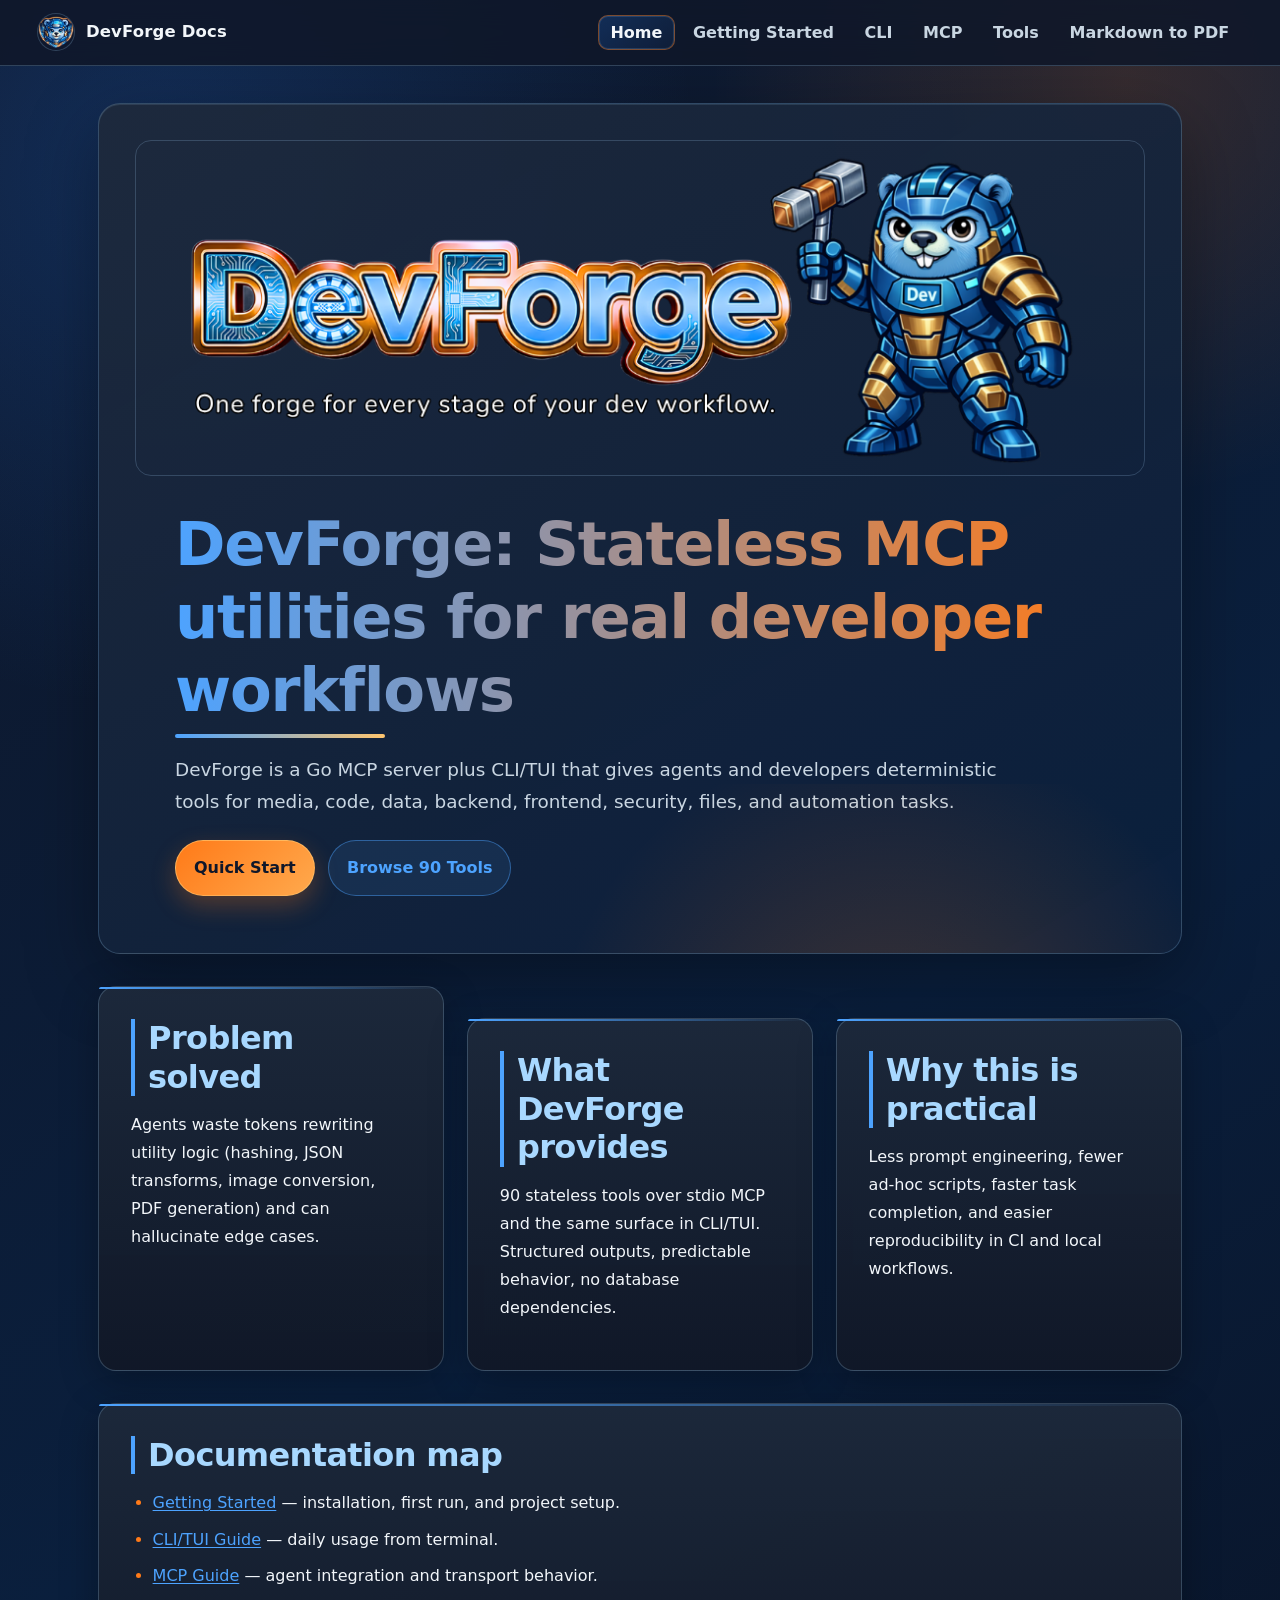
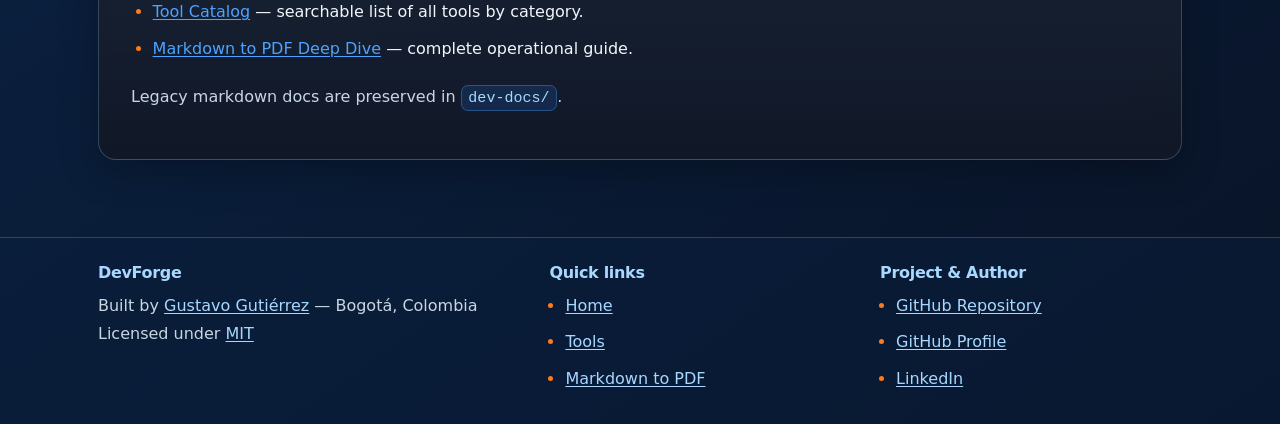
<file: docs/index.html>
<!doctype html>
<html lang="en" class="page-index">
<head>
  <meta charset="utf-8" />
  <meta name="viewport" content="width=device-width, initial-scale=1" />
  <title>DevForge Docs</title>
  <meta name="description" content="DevForge MCP and CLI documentation." />
  <link rel="stylesheet" href="assets/styles.css" />
</head>
<body>
  <header class="site-header">
    <a class="brand" href="index.html"><img src="assets/logo.webp" width="48" height="48" alt="DevForge logo" /><span>DevForge Docs</span></a>
    <nav>
      <a class="active" href="index.html">Home</a>
      <a href="getting-started.html">Getting Started</a>
      <a href="cli.html">CLI</a>
      <a href="mcp.html">MCP</a>
      <a href="tools.html">Tools</a>
      <a href="markdown-to-pdf.html">Markdown to PDF</a>
    </nav>
  </header>
  <main class="container">
    <section class="hero">
      <img src="assets/devforge.png" width="1024" height="340" alt="DevForge banner" loading="eager" />
      <div class="hero-content">
        <h1>DevForge: Stateless MCP utilities for real developer workflows</h1>
        <p>DevForge is a Go MCP server plus CLI/TUI that gives agents and developers deterministic tools for media, code, data, backend, frontend, security, files, and automation tasks.</p>
        <div class="cta-row">
          <a class="btn" href="getting-started.html">Quick Start</a>
          <a class="btn btn-ghost" href="tools.html">Browse 90 Tools</a>
        </div>
      </div>
    </section>

    <section class="grid cards-3">
      <article class="card"><h2>Problem solved</h2><p>Agents waste tokens rewriting utility logic (hashing, JSON transforms, image conversion, PDF generation) and can hallucinate edge cases.</p></article>
      <article class="card"><h2>What DevForge provides</h2><p>90 stateless tools over stdio MCP and the same surface in CLI/TUI. Structured outputs, predictable behavior, no database dependencies.</p></article>
      <article class="card"><h2>Why this is practical</h2><p>Less prompt engineering, fewer ad-hoc scripts, faster task completion, and easier reproducibility in CI and local workflows.</p></article>
    </section>

    <section class="card">
      <h2>Documentation map</h2>
      <ul>
        <li><a href="getting-started.html">Getting Started</a> — installation, first run, and project setup.</li>
        <li><a href="cli.html">CLI/TUI Guide</a> — daily usage from terminal.</li>
        <li><a href="mcp.html">MCP Guide</a> — agent integration and transport behavior.</li>
        <li><a href="tools.html">Tool Catalog</a> — searchable list of all tools by category.</li>
        <li><a href="markdown-to-pdf.html">Markdown to PDF Deep Dive</a> — complete operational guide.</li>
      </ul>
      <p class="muted">Legacy markdown docs are preserved in <code>dev-docs/</code>.</p>
    </section>
  </main>
  <footer class="site-footer">
    <div class="footer-content">
      <section>
        <h3>DevForge</h3>
        <p>Built by <a href="https://github.com/GustavoGutierrez">Gustavo Gutiérrez</a> — Bogotá, Colombia</p>
        <p class="muted">Licensed under <a href="https://github.com/GustavoGutierrez/devforge/blob/main/LICENSE">MIT</a></p>
      </section>
      <section>
        <h3>Quick links</h3>
        <ul>
          <li><a href="index.html">Home</a></li>
          <li><a href="tools.html">Tools</a></li>
          <li><a href="markdown-to-pdf.html">Markdown to PDF</a></li>
        </ul>
      </section>
      <section>
        <h3>Project &amp; Author</h3>
        <ul>
          <li><a href="https://github.com/GustavoGutierrez/devforge">GitHub Repository</a></li>
          <li><a href="https://github.com/GustavoGutierrez">GitHub Profile</a></li>
          <li><a href="https://www.linkedin.com/in/gustavo-gutierrez-mercado">LinkedIn</a></li>
        </ul>
      </section>
    </div>
  </footer>
  <script src="assets/app.js" defer></script>
</body>
</html>
</file>
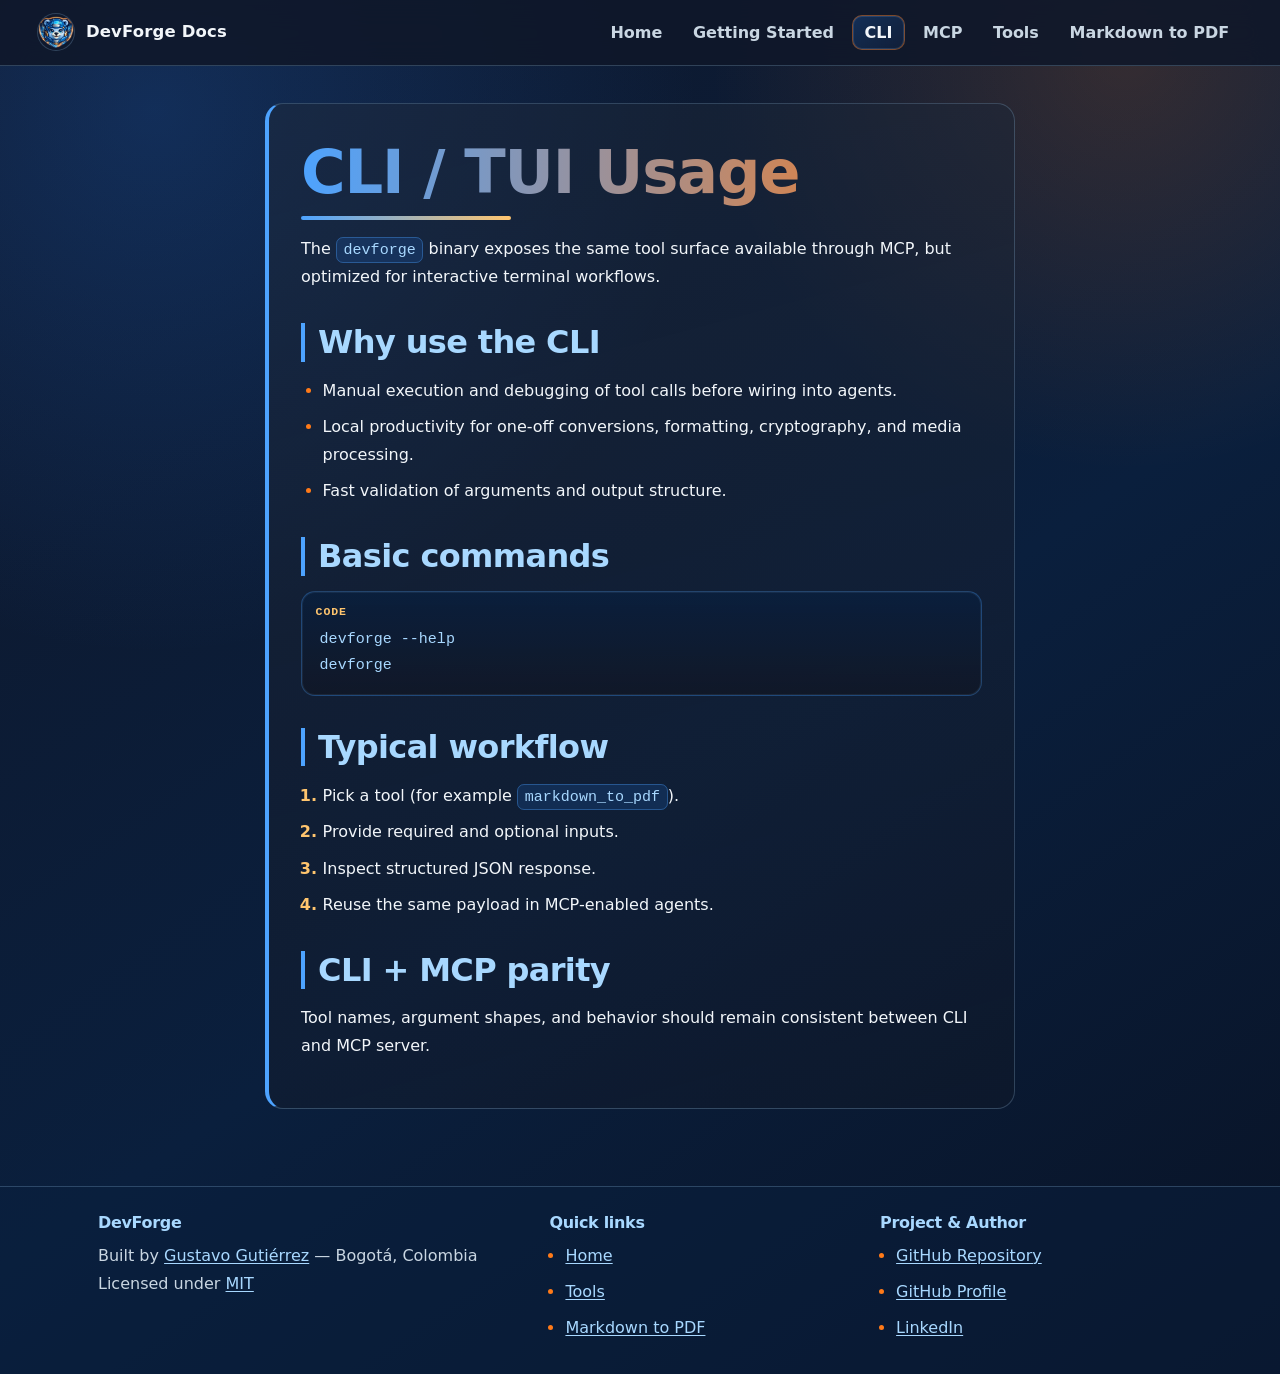
<file: docs/cli.html>
<!doctype html>
<html lang="en" class="page-cli">
<head>
  <meta charset="utf-8" />
  <meta name="viewport" content="width=device-width, initial-scale=1" />
  <title>CLI · DevForge Docs</title>
  <link rel="stylesheet" href="assets/styles.css" />
</head>
<body>
  <header class="site-header">
    <a class="brand" href="index.html"><img src="assets/logo.webp" width="48" height="48" alt="DevForge logo" /><span>DevForge Docs</span></a>
    <nav>
      <a href="index.html">Home</a>
      <a href="getting-started.html">Getting Started</a>
      <a class="active" href="cli.html">CLI</a>
      <a href="mcp.html">MCP</a>
      <a href="tools.html">Tools</a>
      <a href="markdown-to-pdf.html">Markdown to PDF</a>
    </nav>
  </header>
  <main class="container prose">
    <div class="prose-body">
      <h1>CLI / TUI Usage</h1>
      <p>The <code>devforge</code> binary exposes the same tool surface available through MCP, but optimized for interactive terminal workflows.</p>
      <h2>Why use the CLI</h2>
      <ul><li>Manual execution and debugging of tool calls before wiring into agents.</li><li>Local productivity for one-off conversions, formatting, cryptography, and media processing.</li><li>Fast validation of arguments and output structure.</li></ul>
      <h2>Basic commands</h2>
      <pre><code class="language-bash">devforge --help
devforge</code></pre>
      <h2>Typical workflow</h2>
      <ol><li>Pick a tool (for example <code>markdown_to_pdf</code>).</li><li>Provide required and optional inputs.</li><li>Inspect structured JSON response.</li><li>Reuse the same payload in MCP-enabled agents.</li></ol>
      <h2>CLI + MCP parity</h2>
      <p>Tool names, argument shapes, and behavior should remain consistent between CLI and MCP server.</p>
    </div>
  </main>
  <footer class="site-footer">
    <div class="footer-content">
      <section>
        <h3>DevForge</h3>
        <p>Built by <a href="https://github.com/GustavoGutierrez">Gustavo Gutiérrez</a> — Bogotá, Colombia</p>
        <p class="muted">Licensed under <a href="https://github.com/GustavoGutierrez/devforge/blob/main/LICENSE">MIT</a></p>
      </section>
      <section>
        <h3>Quick links</h3>
        <ul>
          <li><a href="index.html">Home</a></li>
          <li><a href="tools.html">Tools</a></li>
          <li><a href="markdown-to-pdf.html">Markdown to PDF</a></li>
        </ul>
      </section>
      <section>
        <h3>Project &amp; Author</h3>
        <ul>
          <li><a href="https://github.com/GustavoGutierrez/devforge">GitHub Repository</a></li>
          <li><a href="https://github.com/GustavoGutierrez">GitHub Profile</a></li>
          <li><a href="https://www.linkedin.com/in/gustavo-gutierrez-mercado">LinkedIn</a></li>
        </ul>
      </section>
    </div>
  </footer>
</body>
</html>
</file>
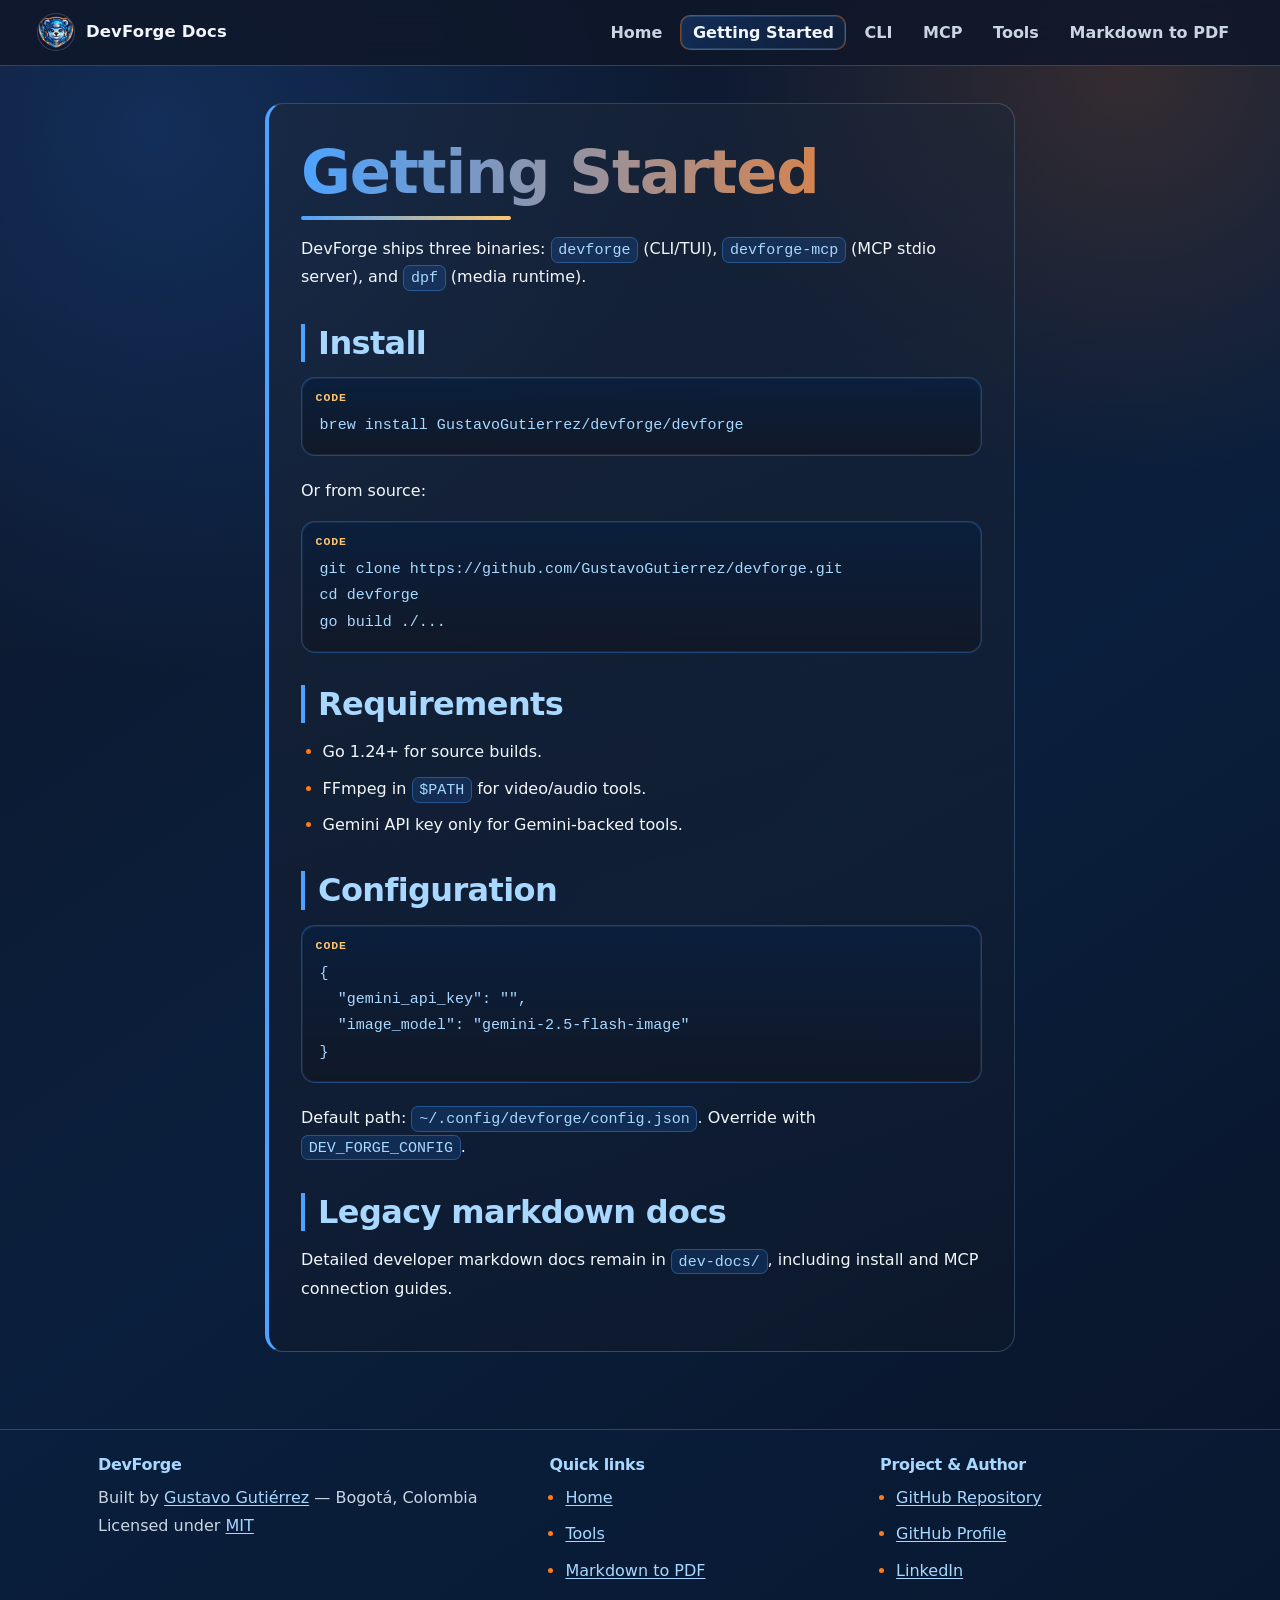
<file: docs/getting-started.html>
<!doctype html>
<html lang="en" class="page-getting-started">
<head>
  <meta charset="utf-8" />
  <meta name="viewport" content="width=device-width, initial-scale=1" />
  <title>Getting Started · DevForge Docs</title>
  <link rel="stylesheet" href="assets/styles.css" />
</head>
<body>
  <header class="site-header">
    <a class="brand" href="index.html"><img src="assets/logo.webp" width="48" height="48" alt="DevForge logo" /><span>DevForge Docs</span></a>
    <nav>
      <a href="index.html">Home</a>
      <a class="active" href="getting-started.html">Getting Started</a>
      <a href="cli.html">CLI</a>
      <a href="mcp.html">MCP</a>
      <a href="tools.html">Tools</a>
      <a href="markdown-to-pdf.html">Markdown to PDF</a>
    </nav>
  </header>
  <main class="container prose">
    <div class="prose-body">
      <h1>Getting Started</h1>
      <p>DevForge ships three binaries: <code>devforge</code> (CLI/TUI), <code>devforge-mcp</code> (MCP stdio server), and <code>dpf</code> (media runtime).</p>
      <h2>Install</h2>
      <pre><code class="language-bash">brew install GustavoGutierrez/devforge/devforge</code></pre>
      <p>Or from source:</p>
      <pre><code class="language-bash">git clone https://github.com/GustavoGutierrez/devforge.git
cd devforge
go build ./...</code></pre>
      <h2>Requirements</h2>
      <ul><li>Go 1.24+ for source builds.</li><li>FFmpeg in <code>$PATH</code> for video/audio tools.</li><li>Gemini API key only for Gemini-backed tools.</li></ul>
      <h2>Configuration</h2>
      <pre><code class="language-json">{
  "gemini_api_key": "",
  "image_model": "gemini-2.5-flash-image"
}</code></pre>
      <p>Default path: <code>~/.config/devforge/config.json</code>. Override with <code>DEV_FORGE_CONFIG</code>.</p>
      <h2>Legacy markdown docs</h2>
      <p>Detailed developer markdown docs remain in <code>dev-docs/</code>, including install and MCP connection guides.</p>
    </div>
  </main>
  <footer class="site-footer">
    <div class="footer-content">
      <section>
        <h3>DevForge</h3>
        <p>Built by <a href="https://github.com/GustavoGutierrez">Gustavo Gutiérrez</a> — Bogotá, Colombia</p>
        <p class="muted">Licensed under <a href="https://github.com/GustavoGutierrez/devforge/blob/main/LICENSE">MIT</a></p>
      </section>
      <section>
        <h3>Quick links</h3>
        <ul>
          <li><a href="index.html">Home</a></li>
          <li><a href="tools.html">Tools</a></li>
          <li><a href="markdown-to-pdf.html">Markdown to PDF</a></li>
        </ul>
      </section>
      <section>
        <h3>Project &amp; Author</h3>
        <ul>
          <li><a href="https://github.com/GustavoGutierrez/devforge">GitHub Repository</a></li>
          <li><a href="https://github.com/GustavoGutierrez">GitHub Profile</a></li>
          <li><a href="https://www.linkedin.com/in/gustavo-gutierrez-mercado">LinkedIn</a></li>
        </ul>
      </section>
    </div>
  </footer>
</body>
</html>
</file>
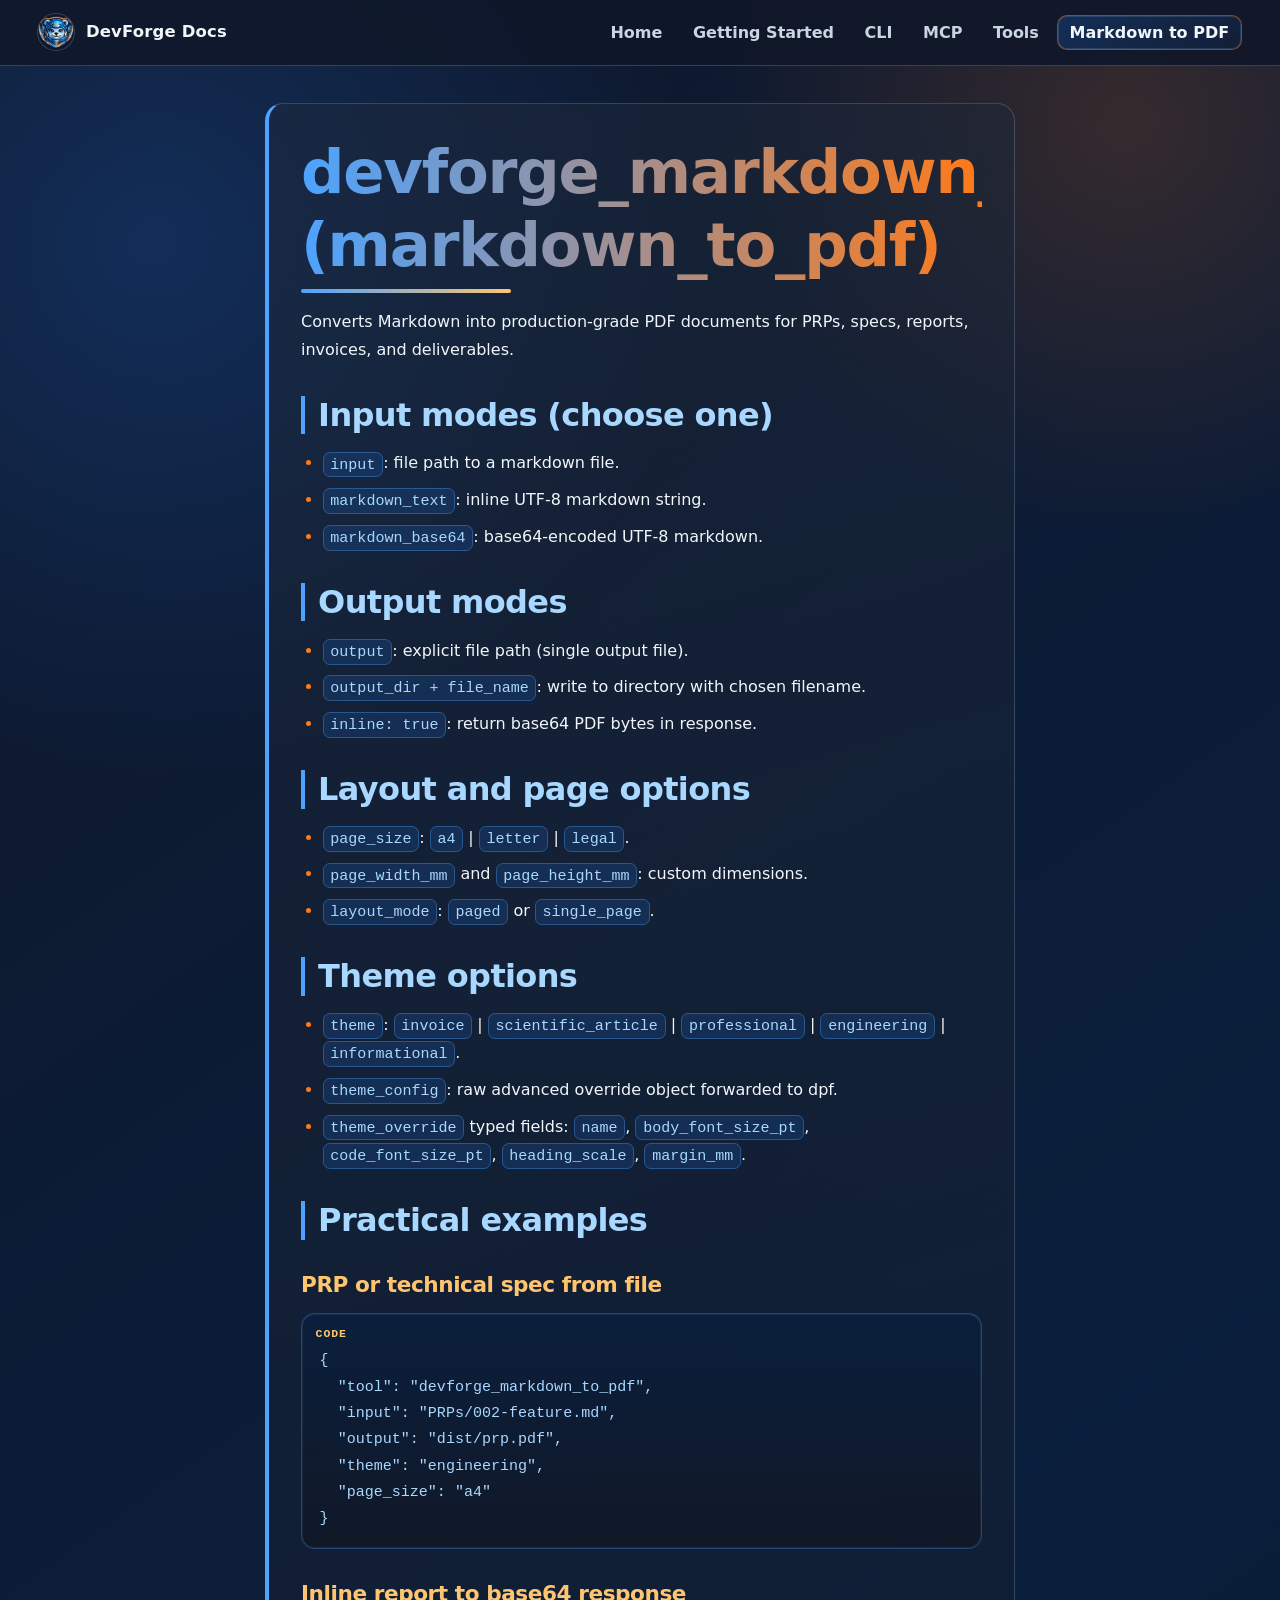
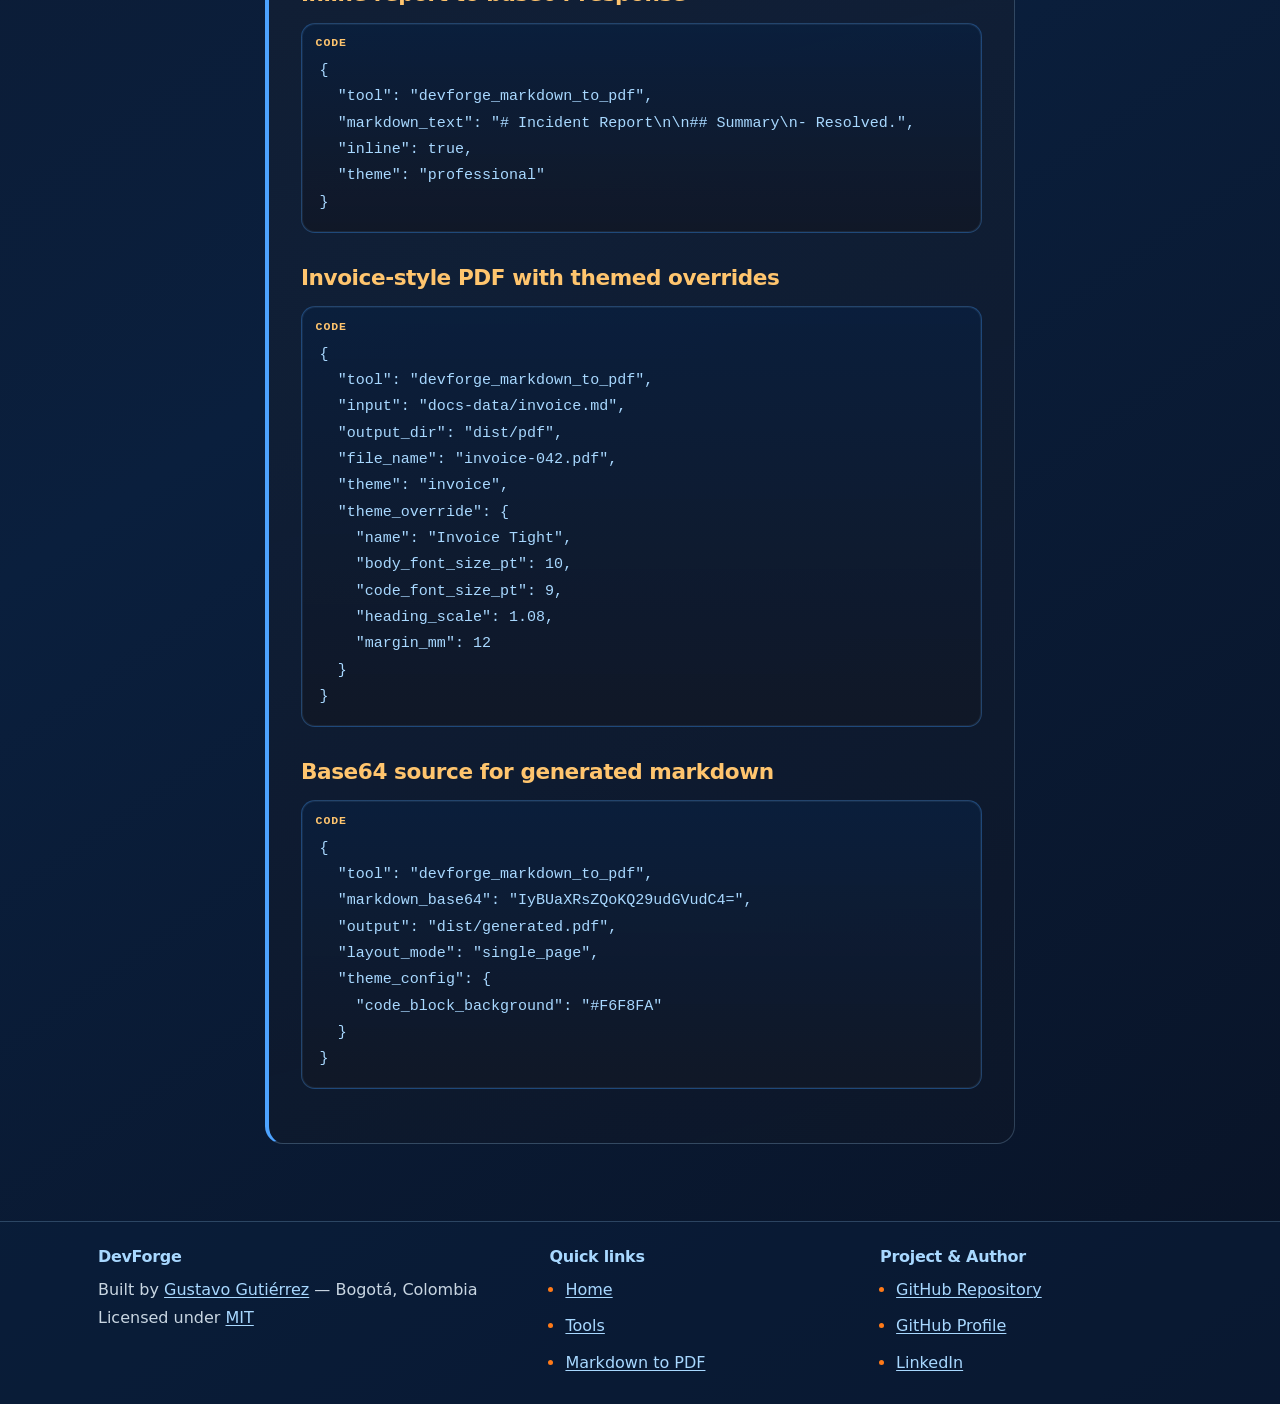
<file: docs/markdown-to-pdf.html>
<!doctype html>
<html lang="en" class="page-markdown-to-pdf">
<head>
  <meta charset="utf-8" />
  <meta name="viewport" content="width=device-width, initial-scale=1" />
  <title>Markdown to PDF · DevForge Docs</title>
  <link rel="stylesheet" href="assets/styles.css" />
</head>
<body>
  <header class="site-header">
    <a class="brand" href="index.html"><img src="assets/logo.webp" width="48" height="48" alt="DevForge logo" /><span>DevForge Docs</span></a>
    <nav>
      <a href="index.html">Home</a>
      <a href="getting-started.html">Getting Started</a>
      <a href="cli.html">CLI</a>
      <a href="mcp.html">MCP</a>
      <a href="tools.html">Tools</a>
      <a class="active" href="markdown-to-pdf.html">Markdown to PDF</a>
    </nav>
  </header>
  <main class="container prose">
    <div class="prose-body">
      <h1>devforge_markdown_to_pdf (markdown_to_pdf)</h1>
      <p>Converts Markdown into production-grade PDF documents for PRPs, specs, reports, invoices, and deliverables.</p>
      <h2>Input modes (choose one)</h2>
      <ul>
        <li><code>input</code>: file path to a markdown file.</li>
        <li><code>markdown_text</code>: inline UTF-8 markdown string.</li>
        <li><code>markdown_base64</code>: base64-encoded UTF-8 markdown.</li>
      </ul>
      <h2>Output modes</h2>
      <ul>
        <li><code>output</code>: explicit file path (single output file).</li>
        <li><code>output_dir + file_name</code>: write to directory with chosen filename.</li>
        <li><code>inline: true</code>: return base64 PDF bytes in response.</li>
      </ul>
      <h2>Layout and page options</h2>
      <ul>
        <li><code>page_size</code>: <code>a4</code> | <code>letter</code> | <code>legal</code>.</li>
        <li><code>page_width_mm</code> and <code>page_height_mm</code>: custom dimensions.</li>
        <li><code>layout_mode</code>: <code>paged</code> or <code>single_page</code>.</li>
      </ul>
      <h2>Theme options</h2>
      <ul>
        <li><code>theme</code>: <code>invoice</code> | <code>scientific_article</code> | <code>professional</code> | <code>engineering</code> | <code>informational</code>.</li>
        <li><code>theme_config</code>: raw advanced override object forwarded to dpf.</li>
        <li><code>theme_override</code> typed fields: <code>name</code>, <code>body_font_size_pt</code>, <code>code_font_size_pt</code>, <code>heading_scale</code>, <code>margin_mm</code>.</li>
      </ul>
      <h2>Practical examples</h2>
      <h3>PRP or technical spec from file</h3>
      <pre><code class="language-json">{
  "tool": "devforge_markdown_to_pdf",
  "input": "PRPs/002-feature.md",
  "output": "dist/prp.pdf",
  "theme": "engineering",
  "page_size": "a4"
}</code></pre>
      <h3>Inline report to base64 response</h3>
      <pre><code class="language-json">{
  "tool": "devforge_markdown_to_pdf",
  "markdown_text": "# Incident Report\n\n## Summary\n- Resolved.",
  "inline": true,
  "theme": "professional"
}</code></pre>
      <h3>Invoice-style PDF with themed overrides</h3>
      <pre><code class="language-json">{
  "tool": "devforge_markdown_to_pdf",
  "input": "docs-data/invoice.md",
  "output_dir": "dist/pdf",
  "file_name": "invoice-042.pdf",
  "theme": "invoice",
  "theme_override": {
    "name": "Invoice Tight",
    "body_font_size_pt": 10,
    "code_font_size_pt": 9,
    "heading_scale": 1.08,
    "margin_mm": 12
  }
}</code></pre>
      <h3>Base64 source for generated markdown</h3>
      <pre><code class="language-json">{
  "tool": "devforge_markdown_to_pdf",
  "markdown_base64": "IyBUaXRsZQoKQ29udGVudC4=",
  "output": "dist/generated.pdf",
  "layout_mode": "single_page",
  "theme_config": {
    "code_block_background": "#F6F8FA"
  }
}</code></pre>
    </div>
  </main>
  <footer class="site-footer">
    <div class="footer-content">
      <section>
        <h3>DevForge</h3>
        <p>Built by <a href="https://github.com/GustavoGutierrez">Gustavo Gutiérrez</a> — Bogotá, Colombia</p>
        <p class="muted">Licensed under <a href="https://github.com/GustavoGutierrez/devforge/blob/main/LICENSE">MIT</a></p>
      </section>
      <section>
        <h3>Quick links</h3>
        <ul>
          <li><a href="index.html">Home</a></li>
          <li><a href="tools.html">Tools</a></li>
          <li><a href="markdown-to-pdf.html">Markdown to PDF</a></li>
        </ul>
      </section>
      <section>
        <h3>Project &amp; Author</h3>
        <ul>
          <li><a href="https://github.com/GustavoGutierrez/devforge">GitHub Repository</a></li>
          <li><a href="https://github.com/GustavoGutierrez">GitHub Profile</a></li>
          <li><a href="https://www.linkedin.com/in/gustavo-gutierrez-mercado">LinkedIn</a></li>
        </ul>
      </section>
    </div>
  </footer>
</body>
</html>
</file>
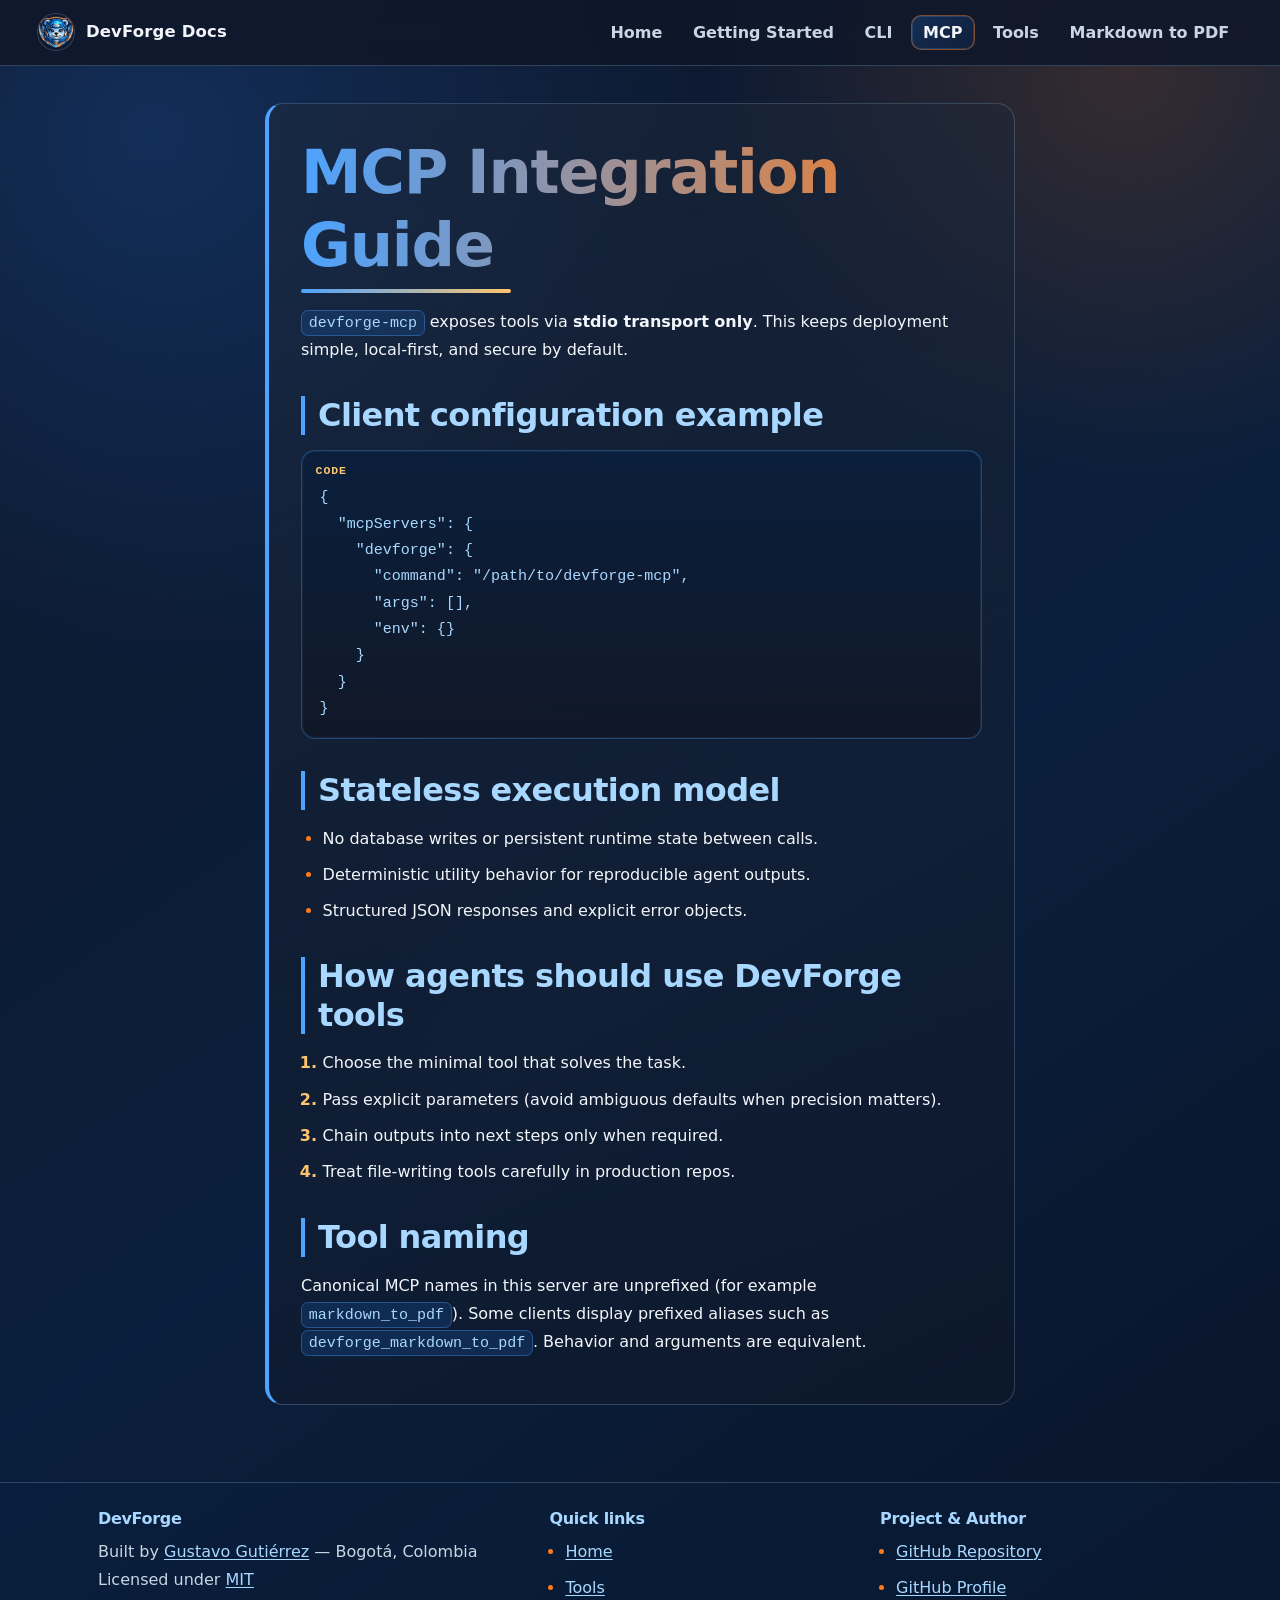
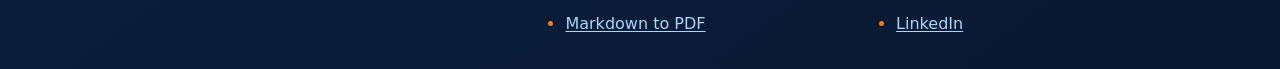
<file: docs/mcp.html>
<!doctype html>
<html lang="en" class="page-mcp">
<head>
  <meta charset="utf-8" />
  <meta name="viewport" content="width=device-width, initial-scale=1" />
  <title>MCP · DevForge Docs</title>
  <link rel="stylesheet" href="assets/styles.css" />
</head>
<body>
  <header class="site-header">
    <a class="brand" href="index.html"><img src="assets/logo.webp" width="48" height="48" alt="DevForge logo" /><span>DevForge Docs</span></a>
    <nav>
      <a href="index.html">Home</a>
      <a href="getting-started.html">Getting Started</a>
      <a href="cli.html">CLI</a>
      <a class="active" href="mcp.html">MCP</a>
      <a href="tools.html">Tools</a>
      <a href="markdown-to-pdf.html">Markdown to PDF</a>
    </nav>
  </header>
  <main class="container prose">
    <div class="prose-body">
      <h1>MCP Integration Guide</h1>
      <p><code>devforge-mcp</code> exposes tools via <strong>stdio transport only</strong>. This keeps deployment simple, local-first, and secure by default.</p>
      <h2>Client configuration example</h2>
      <pre><code class="language-json">{
  "mcpServers": {
    "devforge": {
      "command": "/path/to/devforge-mcp",
      "args": [],
      "env": {}
    }
  }
}</code></pre>
      <h2>Stateless execution model</h2>
      <ul><li>No database writes or persistent runtime state between calls.</li><li>Deterministic utility behavior for reproducible agent outputs.</li><li>Structured JSON responses and explicit error objects.</li></ul>
      <h2>How agents should use DevForge tools</h2>
      <ol>
        <li>Choose the minimal tool that solves the task.</li>
        <li>Pass explicit parameters (avoid ambiguous defaults when precision matters).</li>
        <li>Chain outputs into next steps only when required.</li>
        <li>Treat file-writing tools carefully in production repos.</li>
      </ol>
      <h2>Tool naming</h2>
      <p>Canonical MCP names in this server are unprefixed (for example <code>markdown_to_pdf</code>). Some clients display prefixed aliases such as <code>devforge_markdown_to_pdf</code>. Behavior and arguments are equivalent.</p>
    </div>
  </main>
  <footer class="site-footer">
    <div class="footer-content">
      <section>
        <h3>DevForge</h3>
        <p>Built by <a href="https://github.com/GustavoGutierrez">Gustavo Gutiérrez</a> — Bogotá, Colombia</p>
        <p class="muted">Licensed under <a href="https://github.com/GustavoGutierrez/devforge/blob/main/LICENSE">MIT</a></p>
      </section>
      <section>
        <h3>Quick links</h3>
        <ul>
          <li><a href="index.html">Home</a></li>
          <li><a href="tools.html">Tools</a></li>
          <li><a href="markdown-to-pdf.html">Markdown to PDF</a></li>
        </ul>
      </section>
      <section>
        <h3>Project &amp; Author</h3>
        <ul>
          <li><a href="https://github.com/GustavoGutierrez/devforge">GitHub Repository</a></li>
          <li><a href="https://github.com/GustavoGutierrez">GitHub Profile</a></li>
          <li><a href="https://www.linkedin.com/in/gustavo-gutierrez-mercado">LinkedIn</a></li>
        </ul>
      </section>
    </div>
  </footer>
</body>
</html>
</file>
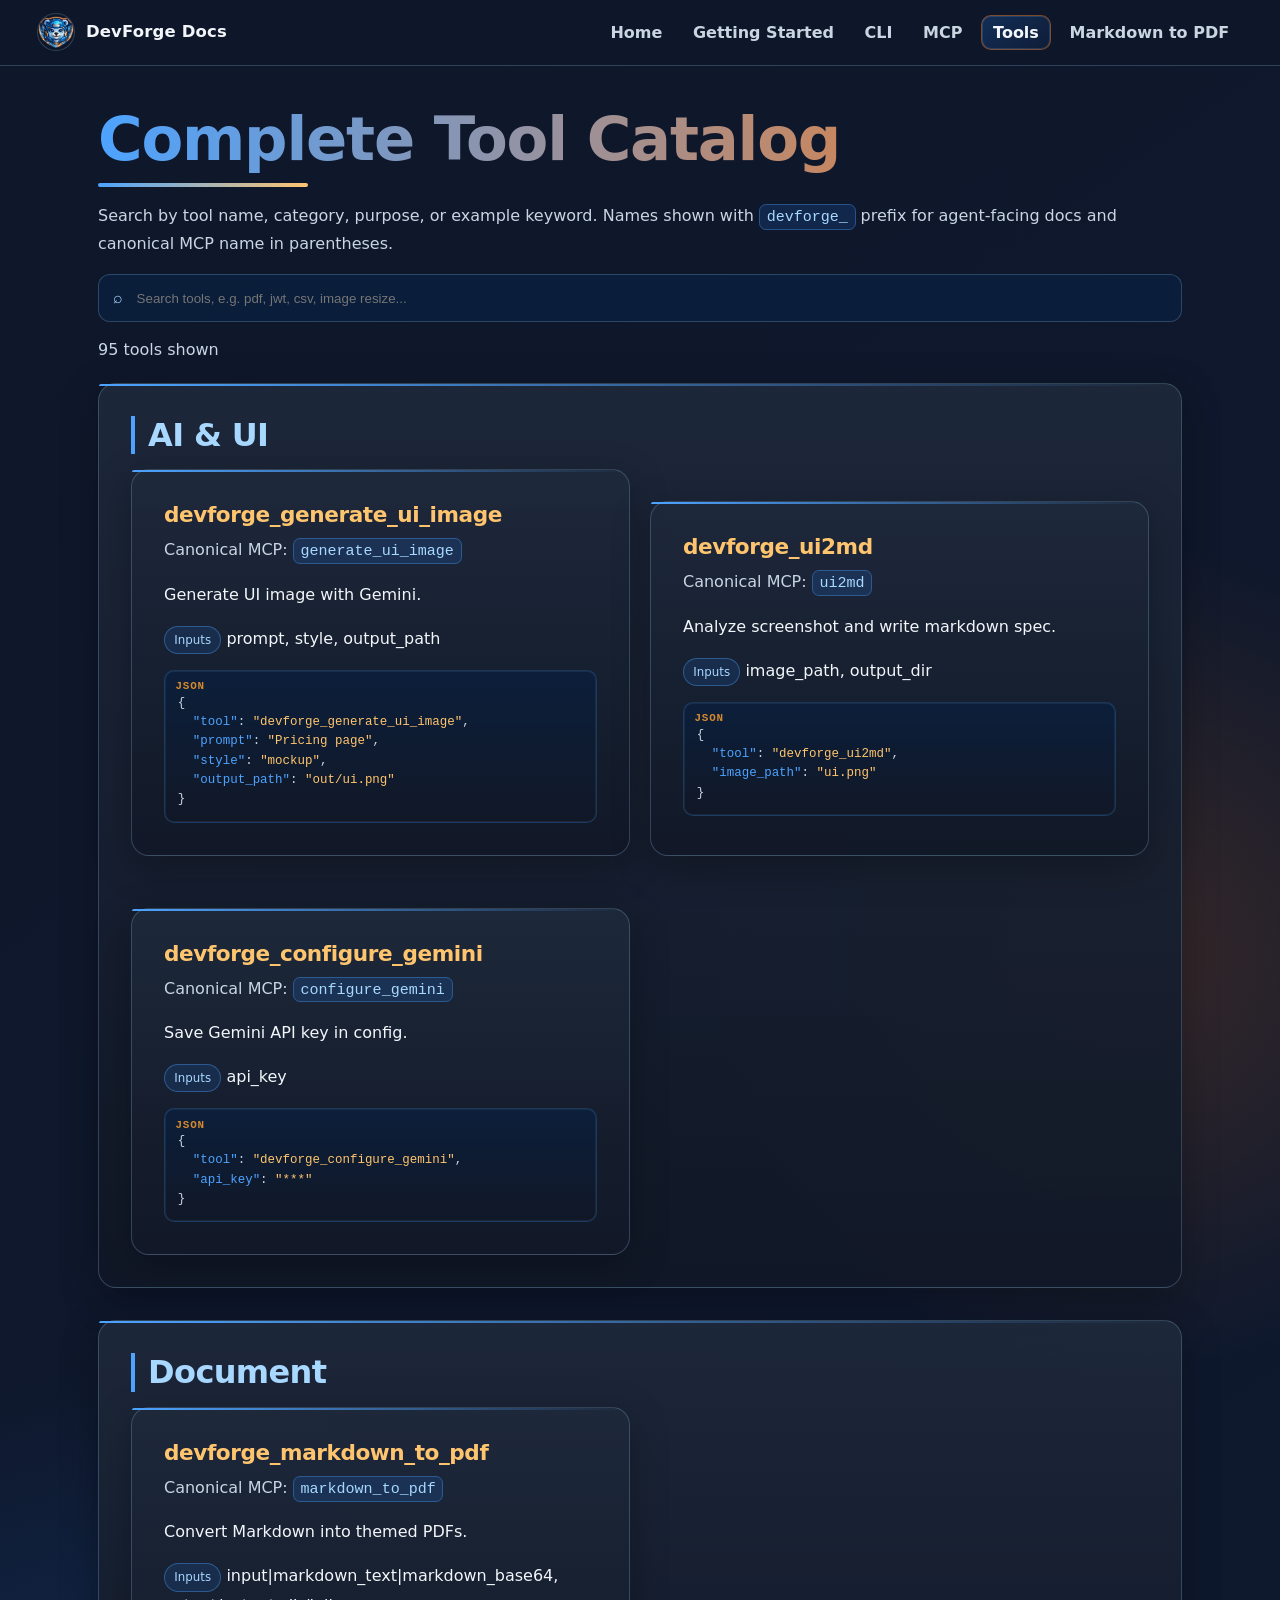
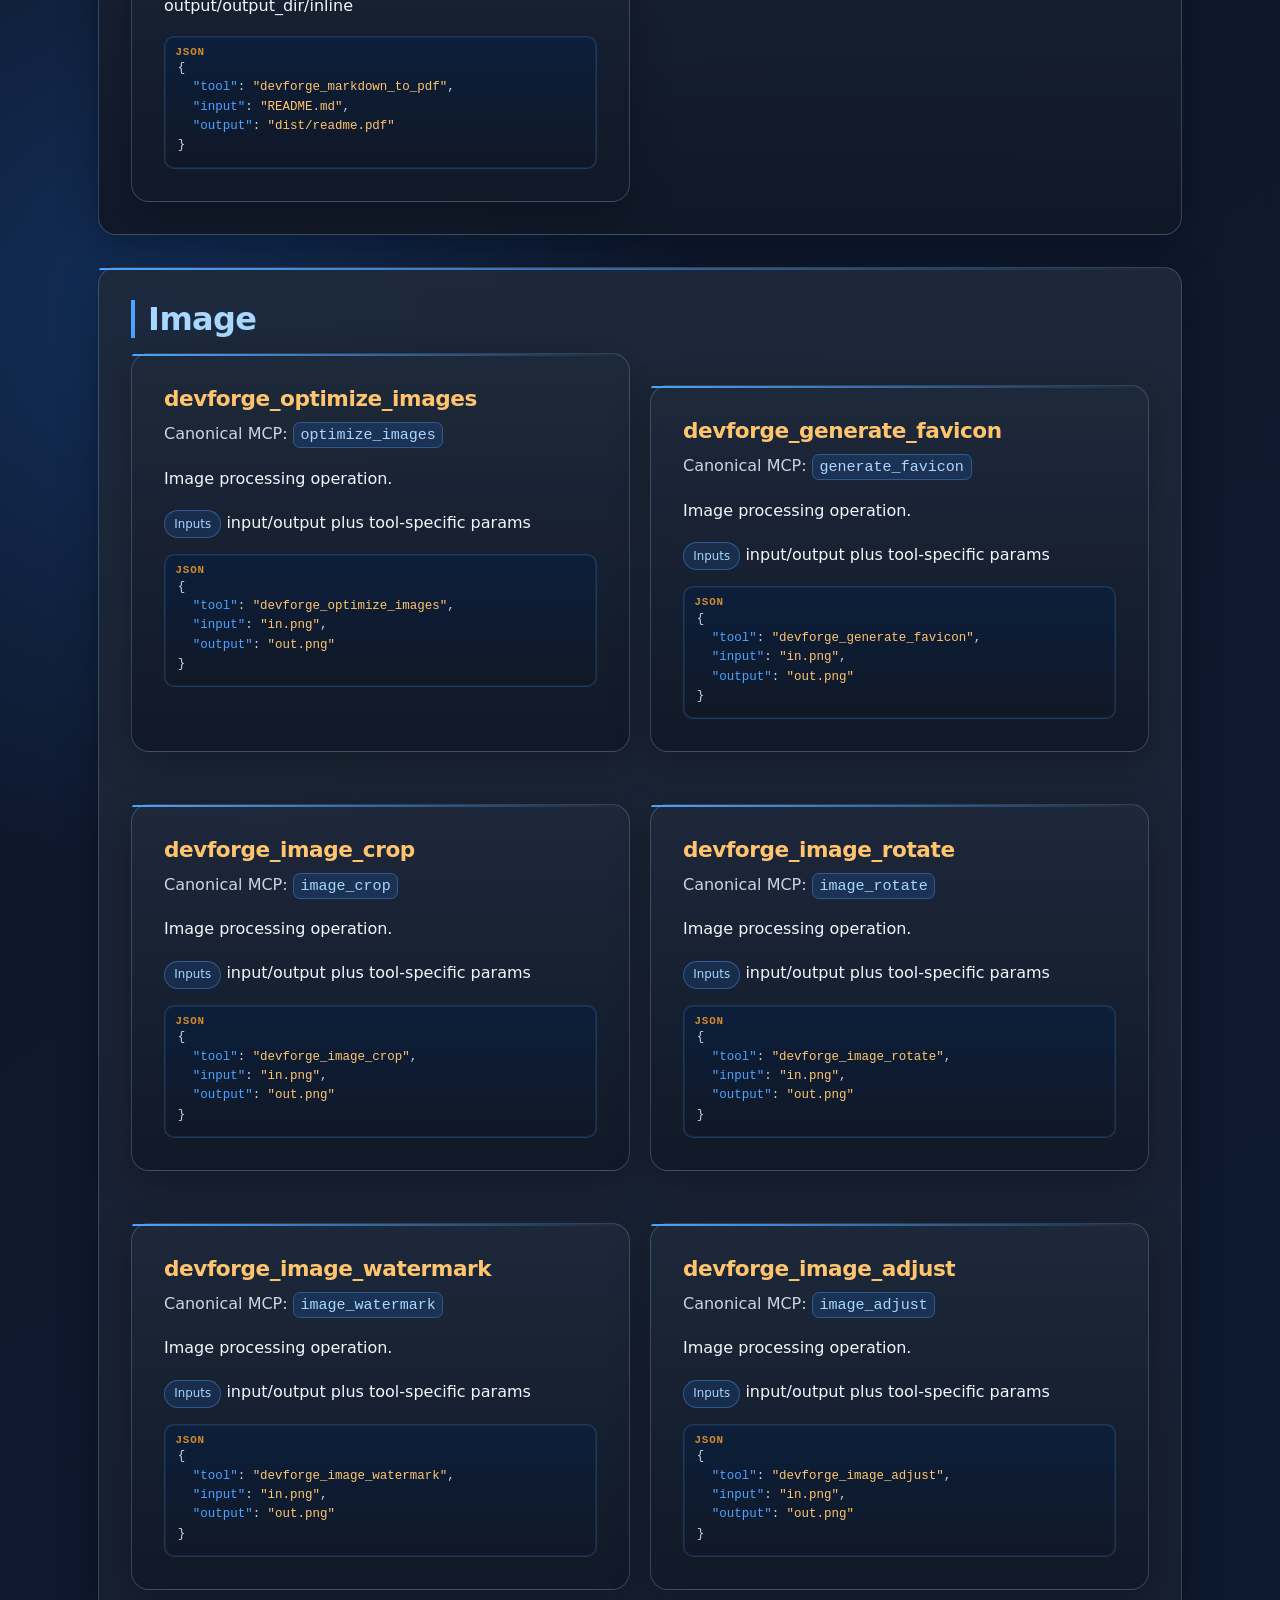
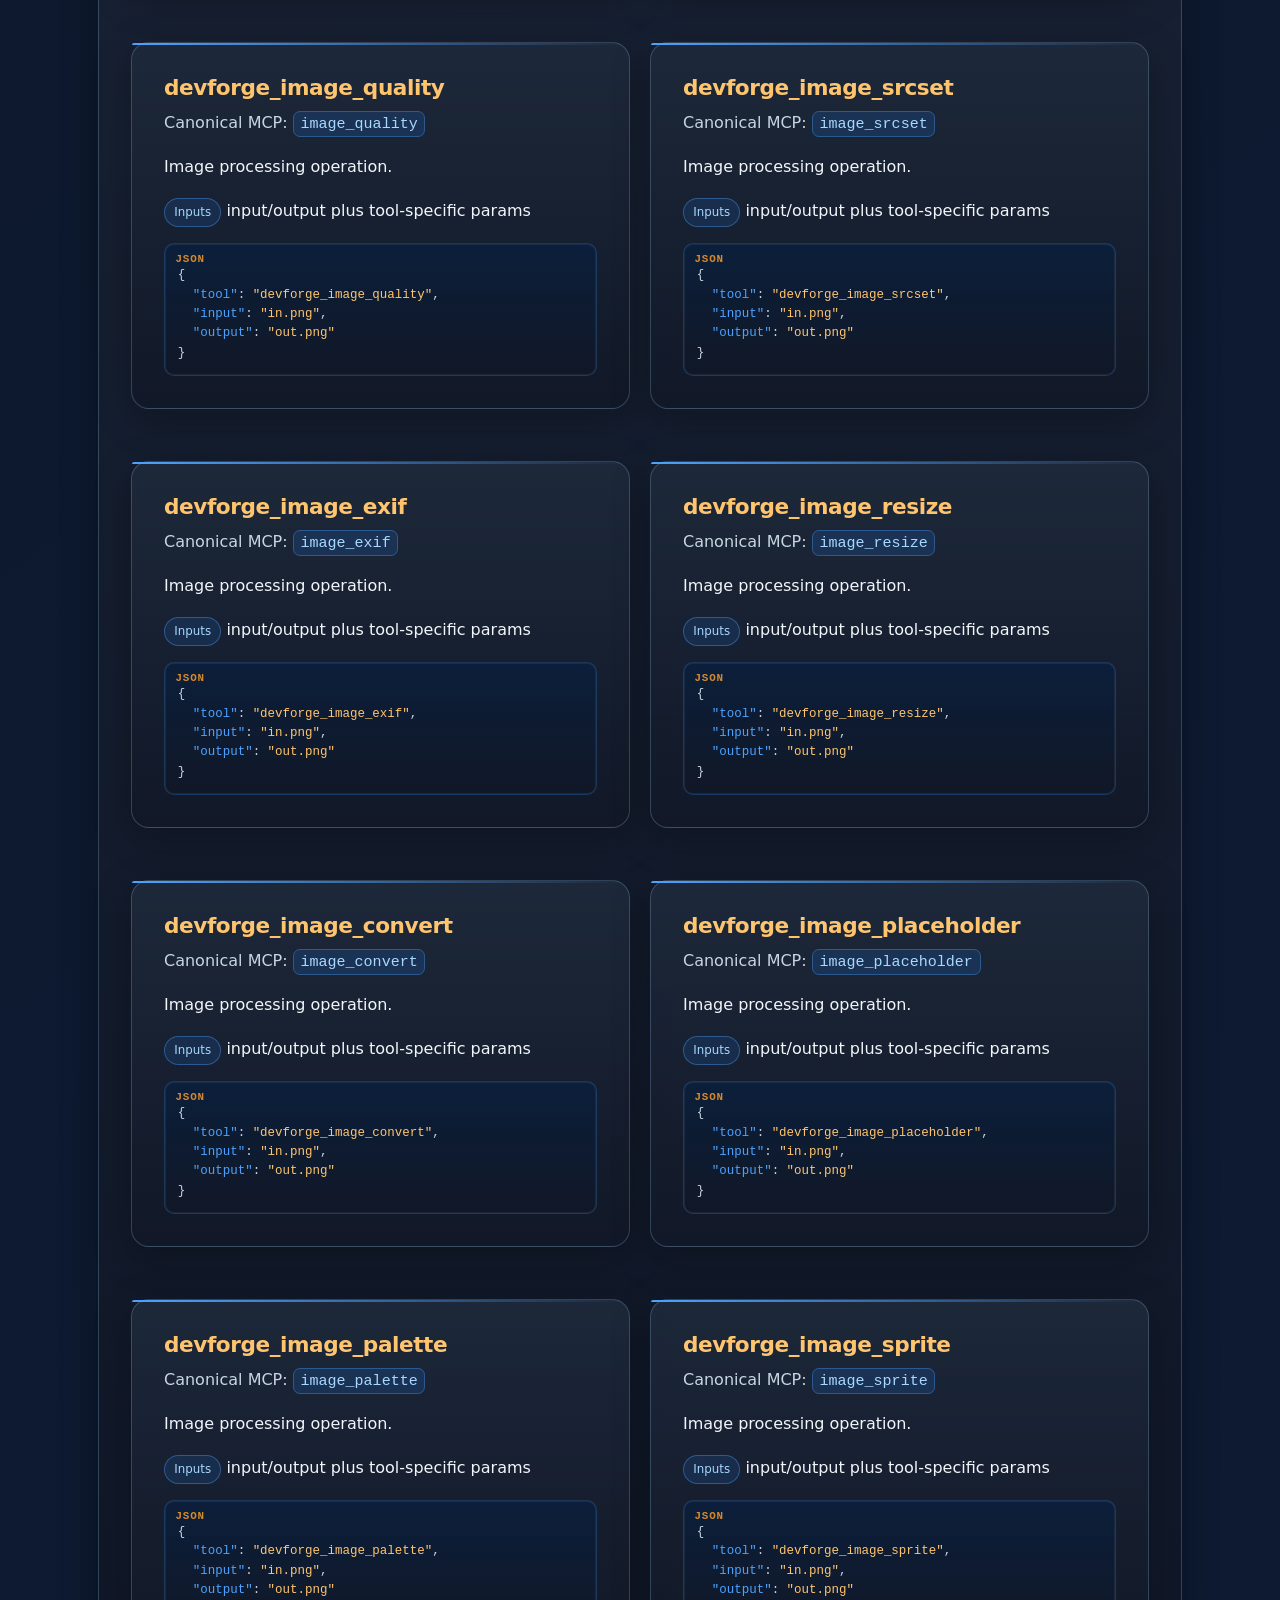
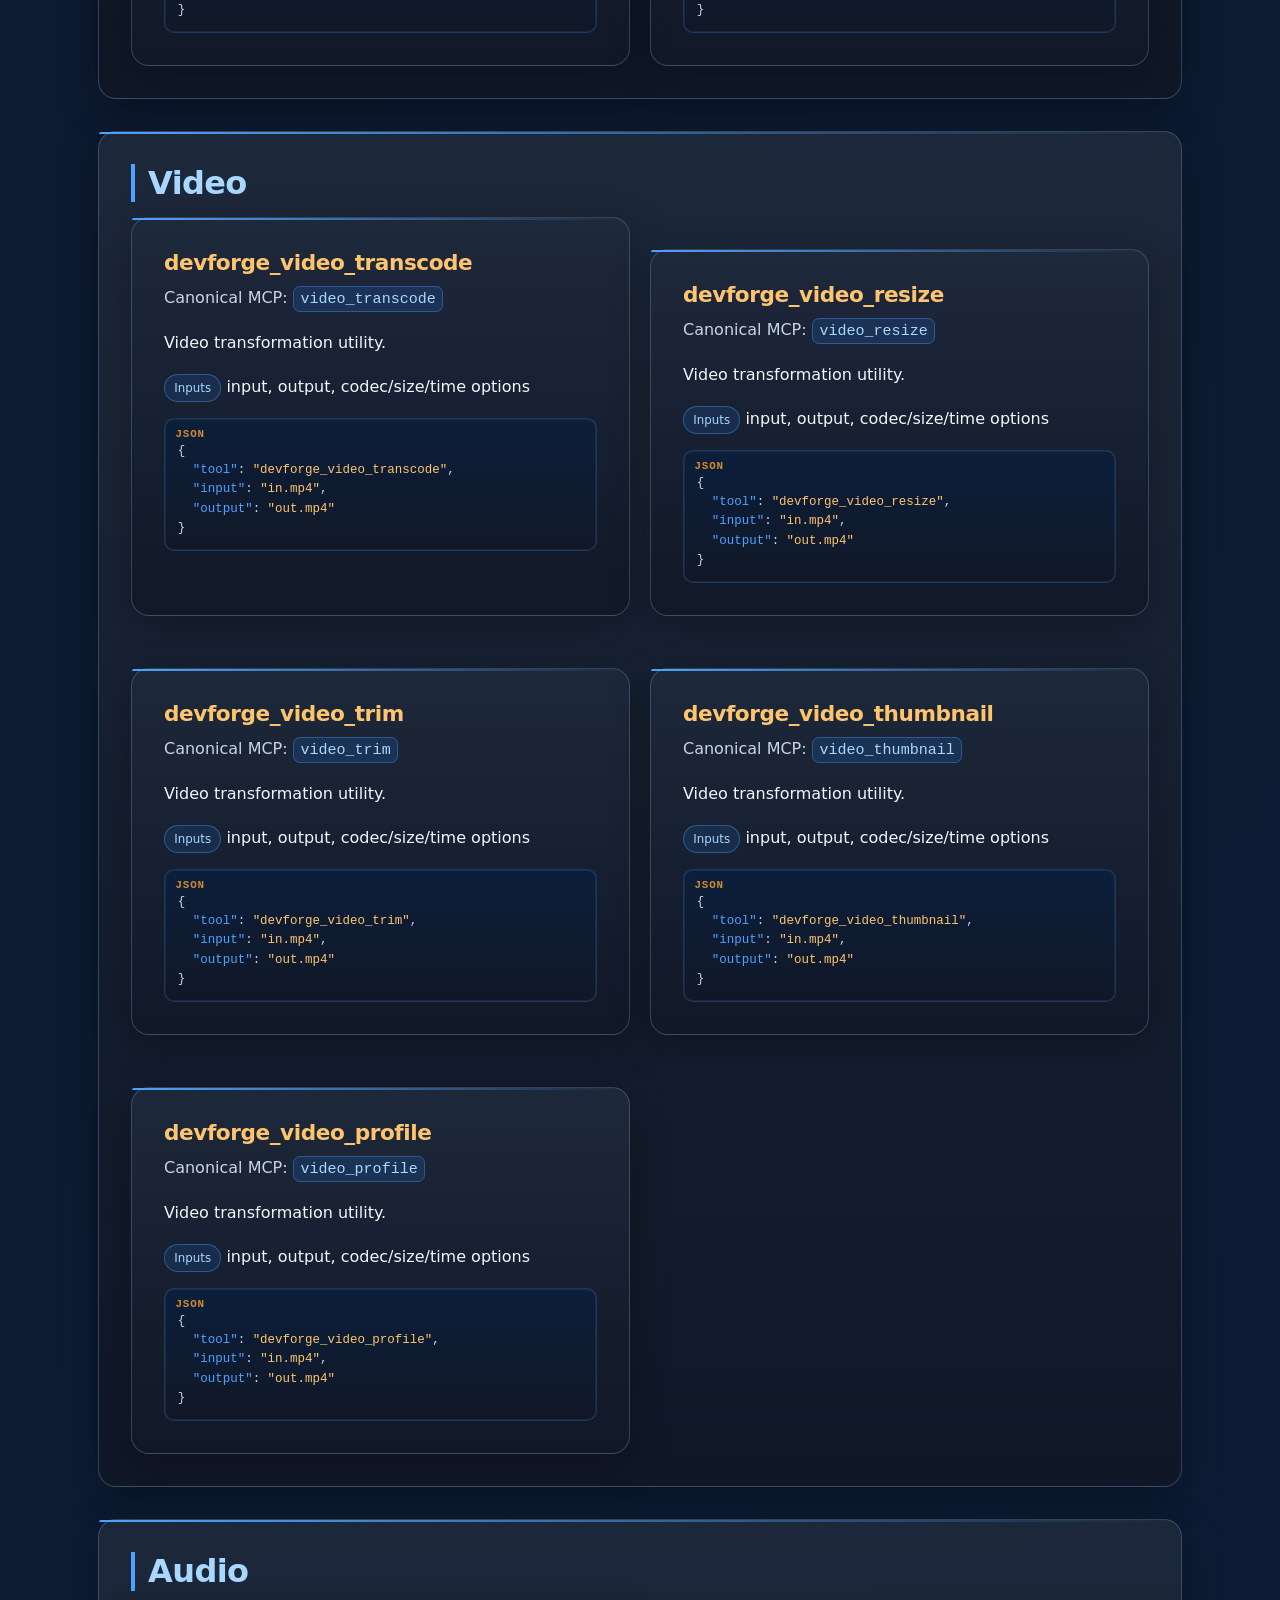
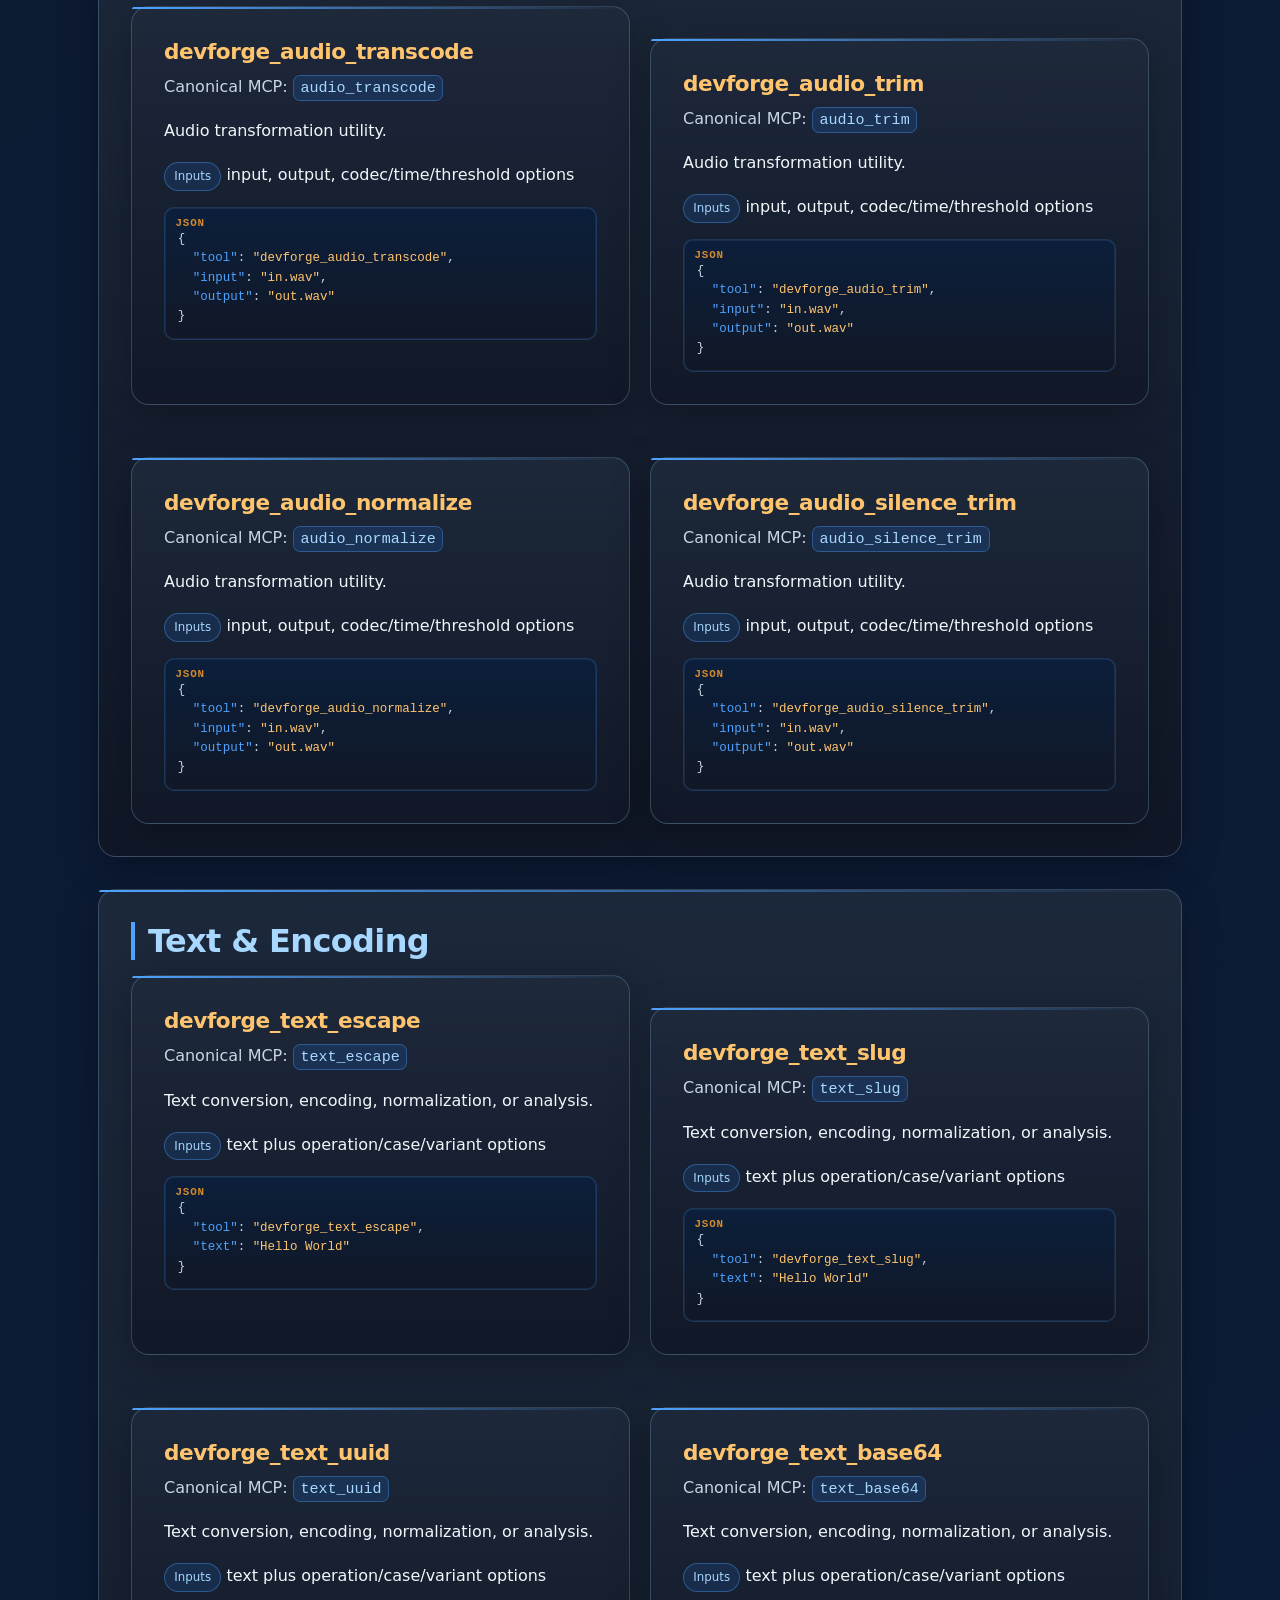
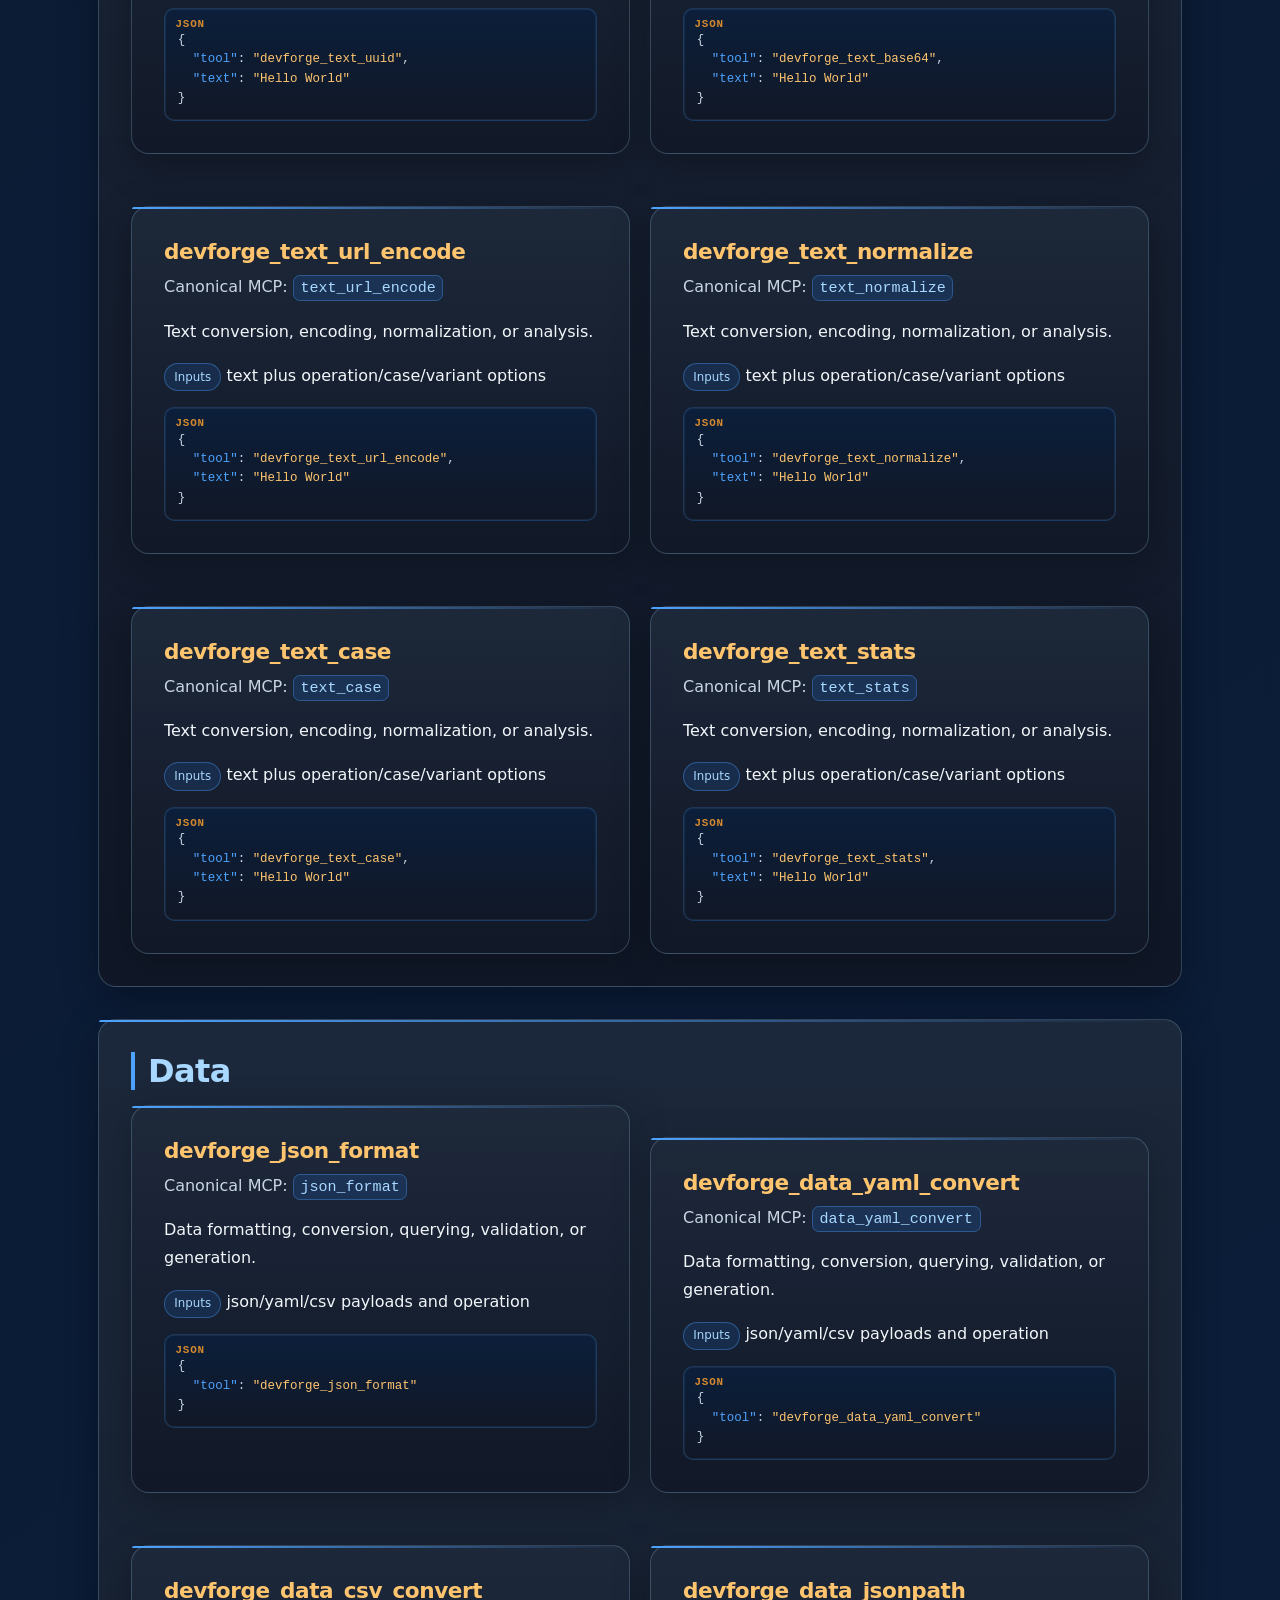
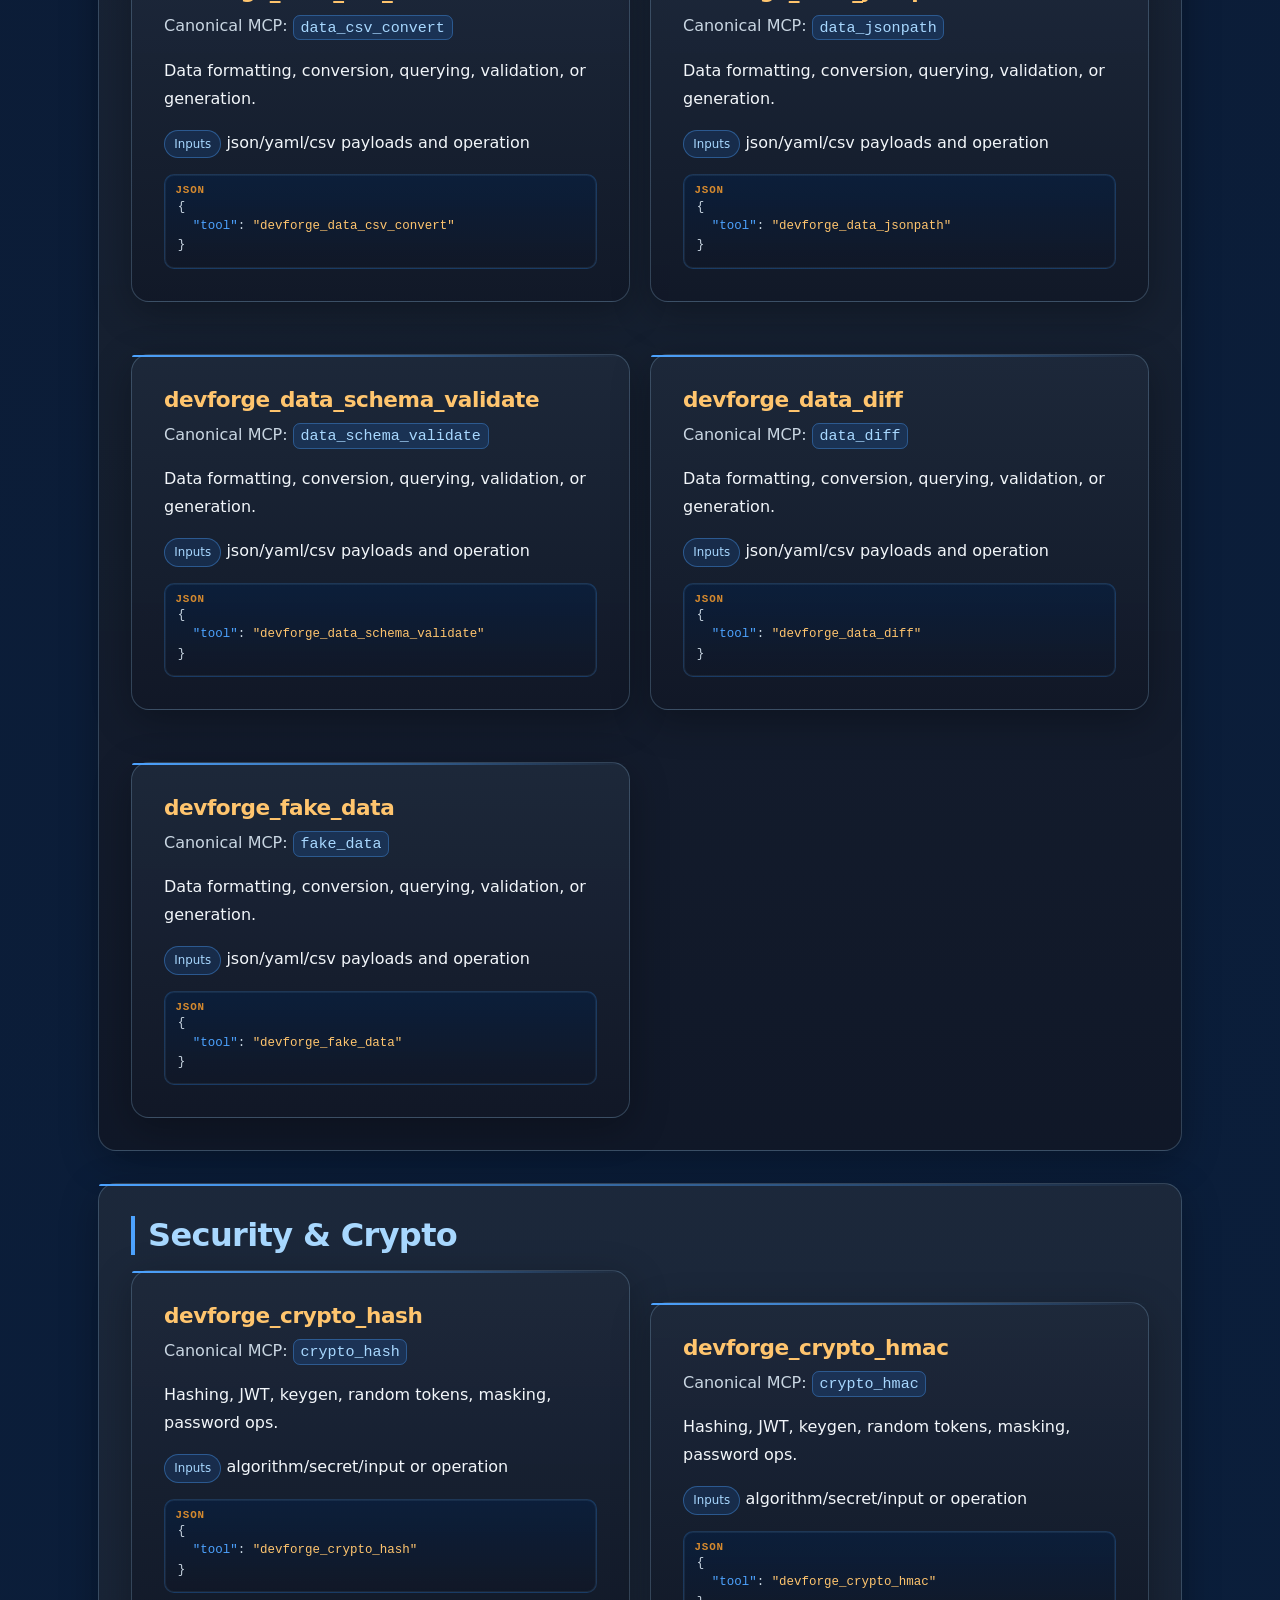
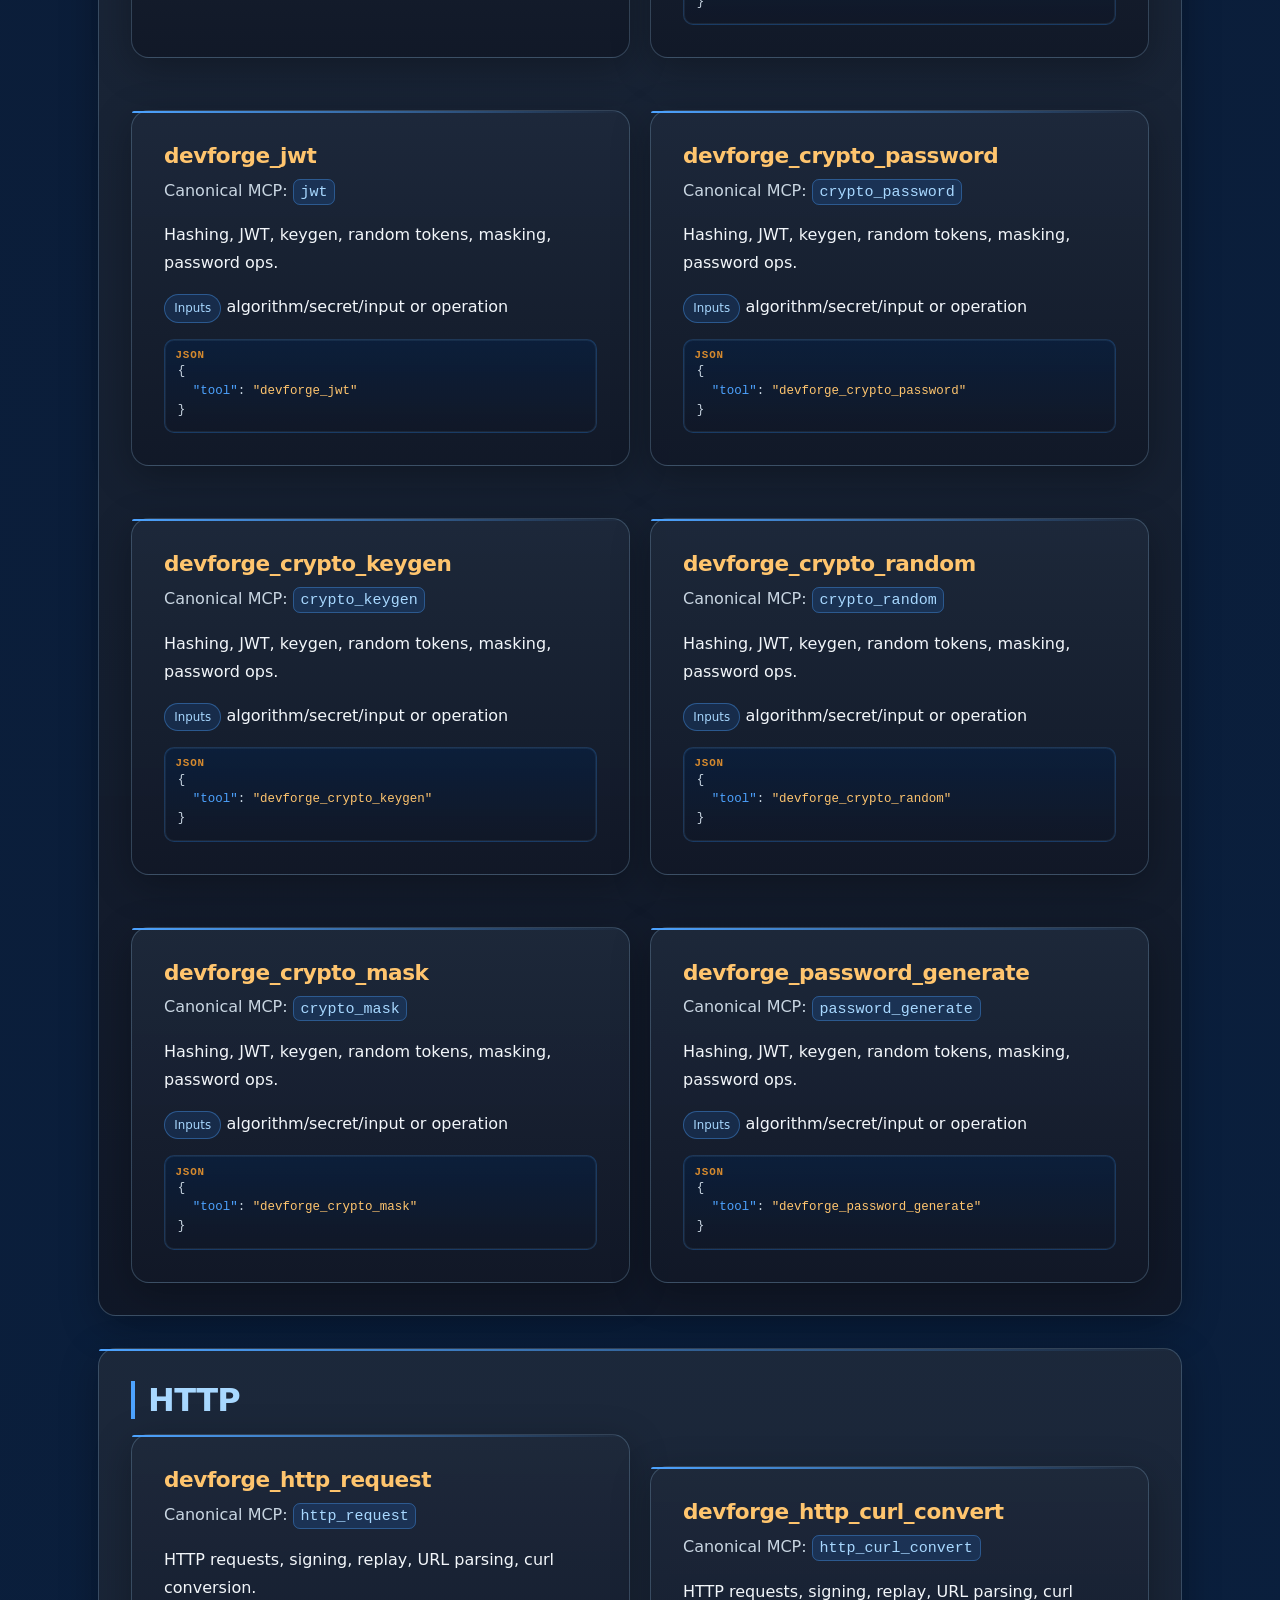
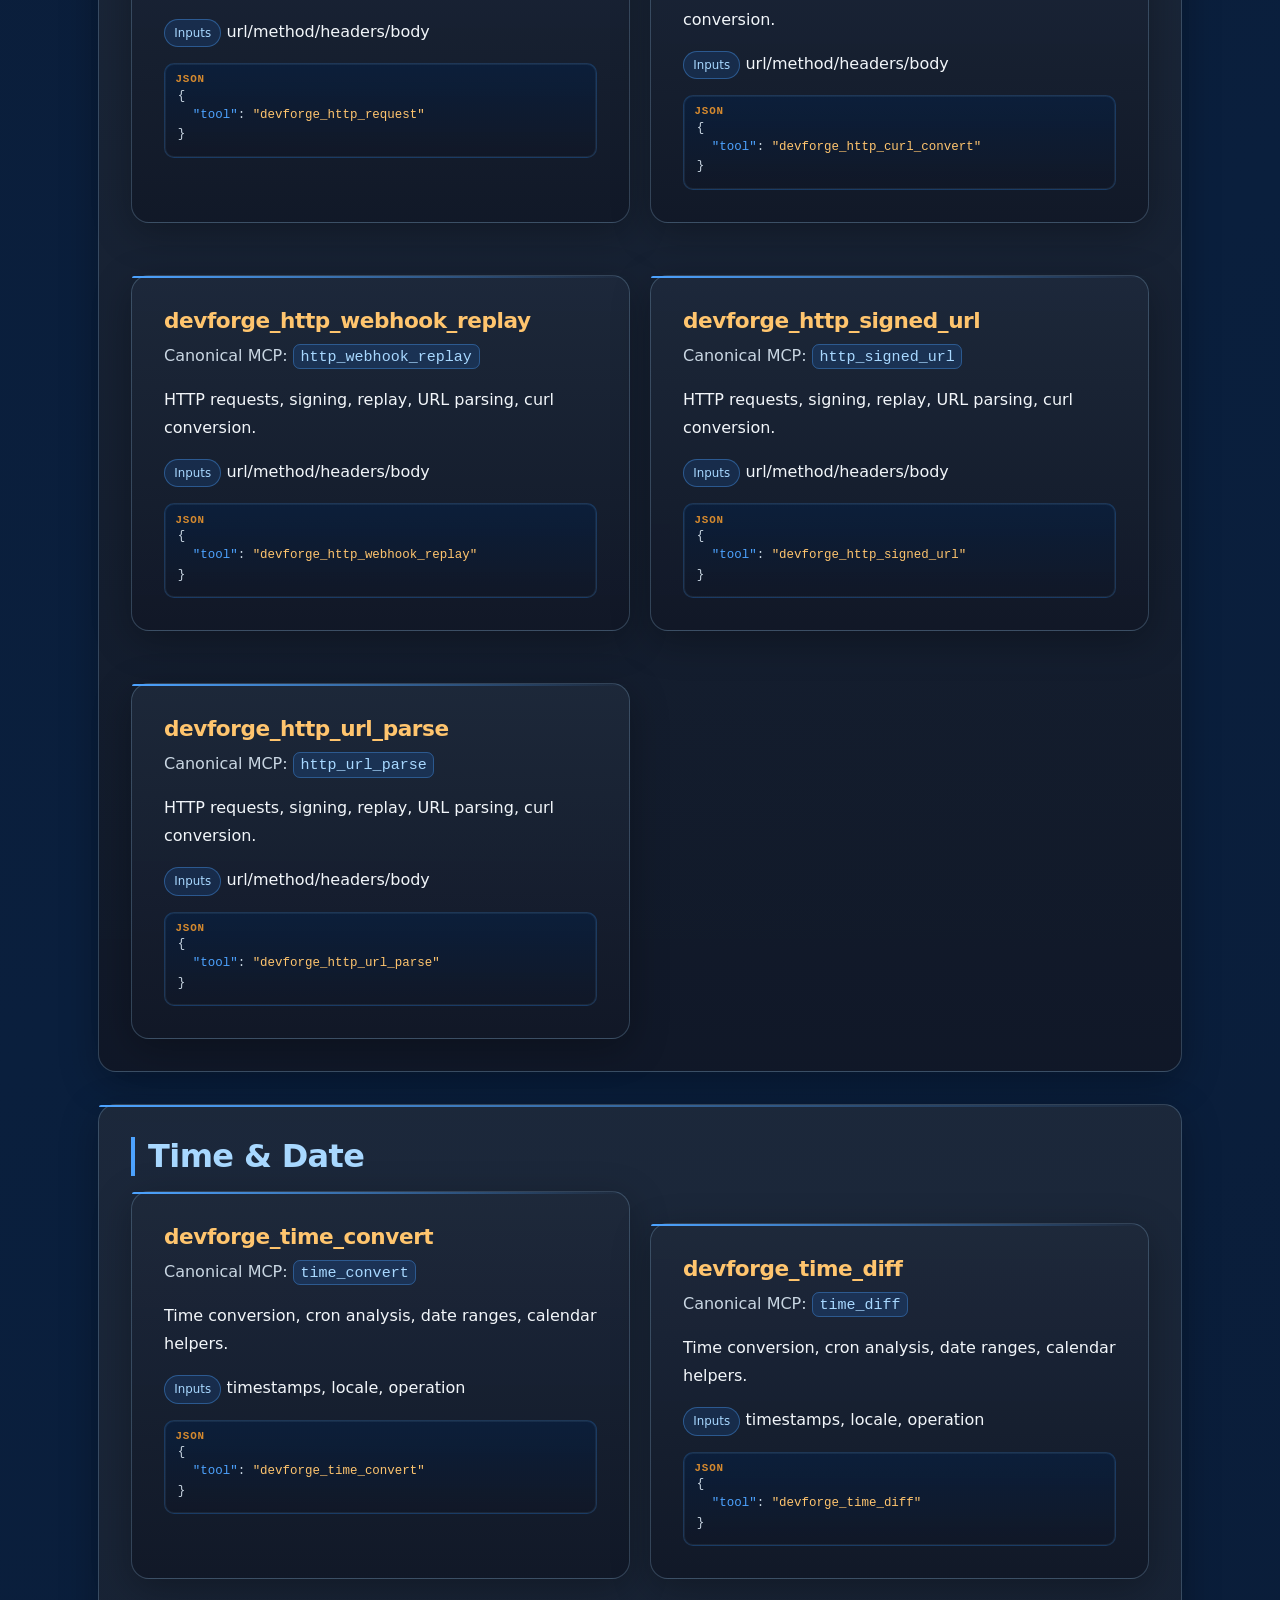
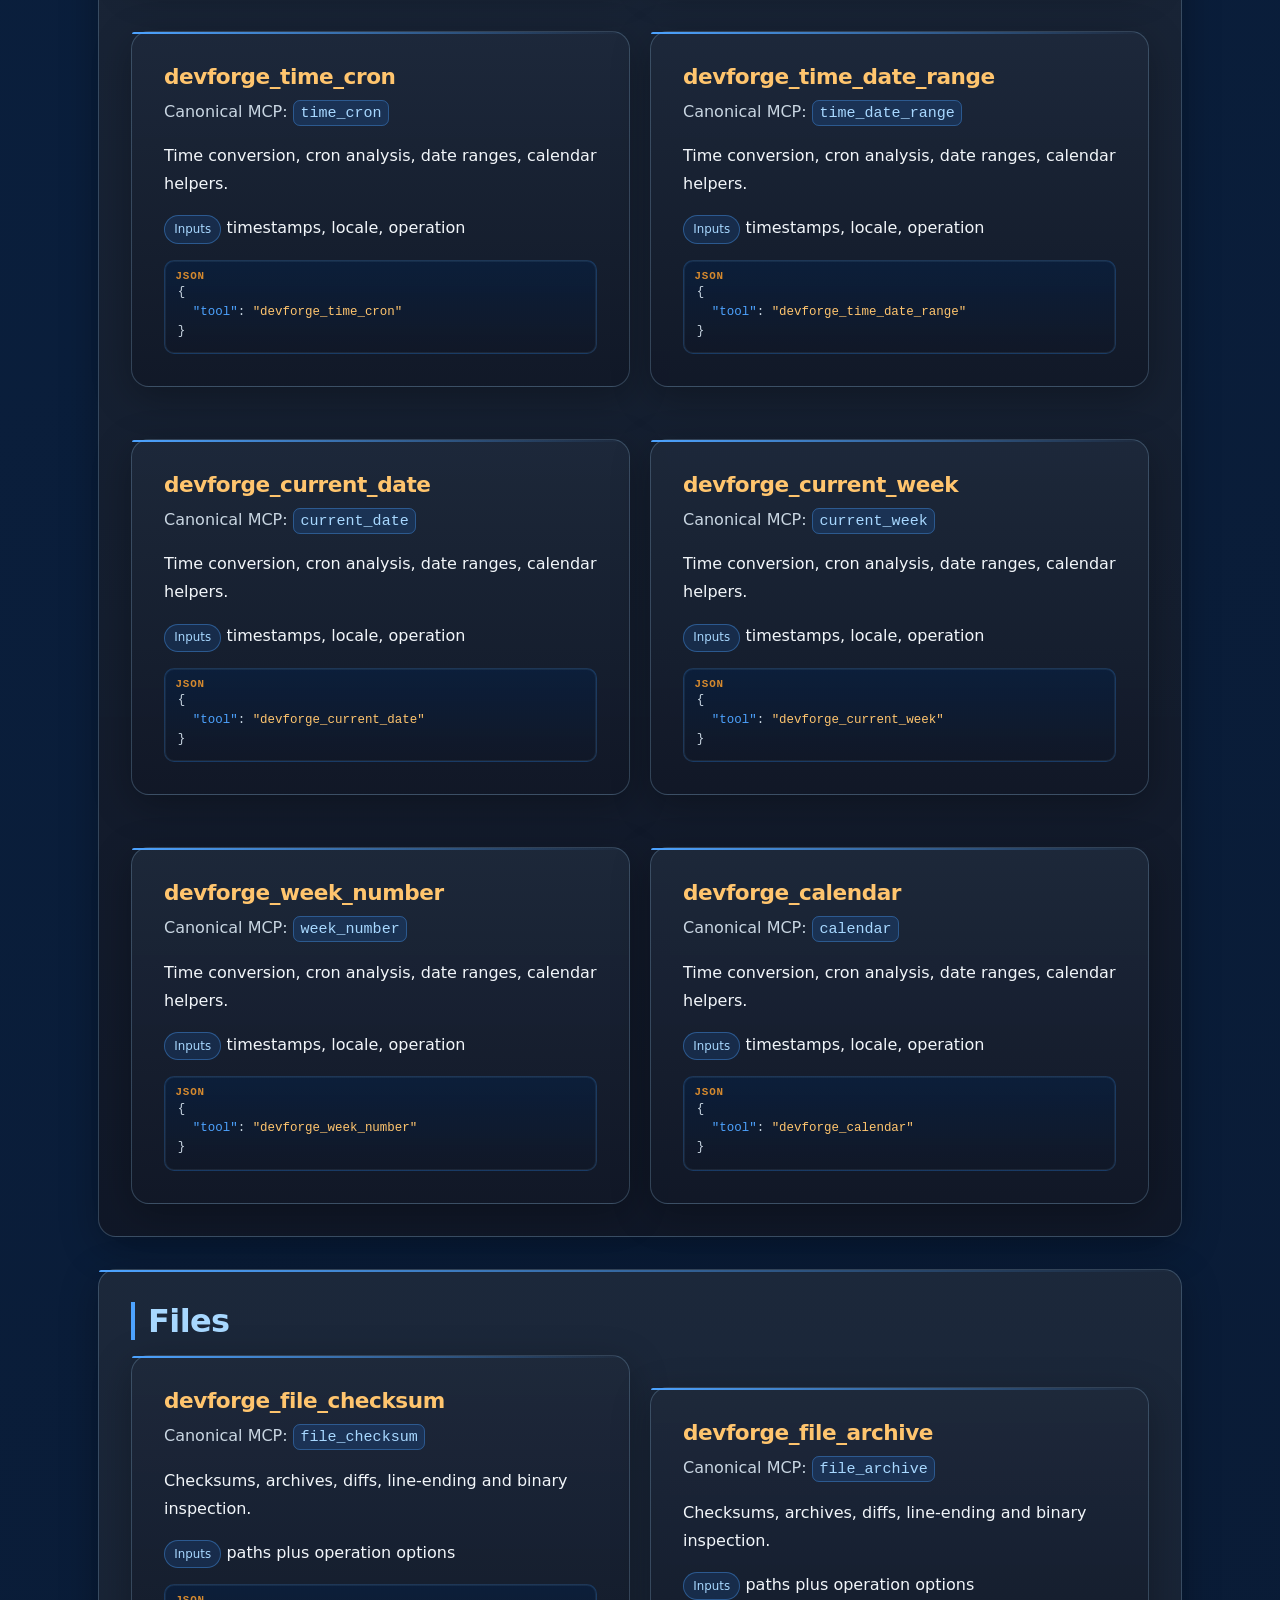
<file: docs/tools.html>
<!doctype html>
<html lang="en" class="page-tools">
<head>
  <meta charset="utf-8" />
  <meta name="viewport" content="width=device-width, initial-scale=1" />
  <title>Tools · DevForge Docs</title>
  <link rel="stylesheet" href="assets/styles.css" />
</head>
<body>
  <header class="site-header">
    <a class="brand" href="index.html"><img src="assets/logo.webp" width="48" height="48" alt="DevForge logo" /><span>DevForge Docs</span></a>
    <nav>
      <a href="index.html">Home</a>
      <a href="getting-started.html">Getting Started</a>
      <a href="cli.html">CLI</a>
      <a href="mcp.html">MCP</a>
      <a class="active" href="tools.html">Tools</a>
      <a href="markdown-to-pdf.html">Markdown to PDF</a>
    </nav>
  </header>
  <main class="container page-tools-main">
    <h1>Complete Tool Catalog</h1>
    <p class="muted">Search by tool name, category, purpose, or example keyword. Names shown with <code>devforge_</code> prefix for agent-facing docs and canonical MCP name in parentheses.</p>
    <div class="search-wrap">
      <input id="tool-search" class="search" placeholder="Search tools, e.g. pdf, jwt, csv, image resize..." />
    </div>
    <div id="tool-count" class="muted"></div>
    <div id="tool-groups"></div>
  </main>
  <footer class="site-footer">
    <div class="footer-content">
      <section>
        <h3>DevForge</h3>
        <p>Built by <a href="https://github.com/GustavoGutierrez">Gustavo Gutiérrez</a> — Bogotá, Colombia</p>
        <p class="muted">Licensed under <a href="https://github.com/GustavoGutierrez/devforge/blob/main/LICENSE">MIT</a></p>
      </section>
      <section>
        <h3>Quick links</h3>
        <ul>
          <li><a href="index.html">Home</a></li>
          <li><a href="tools.html">Tools</a></li>
          <li><a href="markdown-to-pdf.html">Markdown to PDF</a></li>
        </ul>
      </section>
      <section>
        <h3>Project &amp; Author</h3>
        <ul>
          <li><a href="https://github.com/GustavoGutierrez/devforge">GitHub Repository</a></li>
          <li><a href="https://github.com/GustavoGutierrez">GitHub Profile</a></li>
          <li><a href="https://www.linkedin.com/in/gustavo-gutierrez-mercado">LinkedIn</a></li>
        </ul>
      </section>
    </div>
  </footer>
  <script src="assets/tools-data.js"></script>
  <script src="assets/app.js" defer></script>
</body>
</html>
</file>
<file: docs/assets/styles.css>
:root {
  --bg: #0f172a;
  --bg-strong: #0a1f3d;
  --panel: #1e293b;
  --panel-soft: #111827;
  --text: #f2f6fa;
  --muted: #c9d6e2;
  --muted-strong: #8fa3b8;
  --primary: #1f6fdb;
  --primary-dark: #123c73;
  --primary-bright: #4da3ff;
  --primary-soft: #a8d8ff;
  --accent: #ff7a18;
  --accent-hover: #ffa94d;
  --gold: #ffc56e;
  --gold-dark: #d68a2e;
  --border: rgba(168, 216, 255, 0.22);
  --shadow-lg: 0 24px 70px rgba(0, 0, 0, 0.34);
  --shadow-md: 0 10px 38px rgba(0, 0, 0, 0.28);
}

* {
  box-sizing: border-box;
}

html {
  scroll-behavior: smooth;
}

body {
  margin: 0;
  min-height: 100vh;
  font-family: Inter, system-ui, Segoe UI, Arial, sans-serif;
  color: var(--text);
  line-height: 1.75;
  background:
    radial-gradient(circle at 12% 8%, rgba(31, 111, 219, 0.25), transparent 34rem),
    radial-gradient(circle at 88% 4%, rgba(255, 122, 24, 0.17), transparent 26rem),
    linear-gradient(145deg, var(--bg), var(--bg-strong) 56%, #091326);
}

a {
  color: var(--primary-bright);
  text-decoration-thickness: 1px;
  text-underline-offset: 2px;
}

a:hover {
  color: var(--accent-hover);
}

.site-header {
  position: sticky;
  top: 0;
  z-index: 20;
  display: flex;
  justify-content: space-between;
  align-items: center;
  gap: 1rem;
  padding: 0.9rem clamp(1.2rem, 3vw, 2.5rem);
  border-bottom: 1px solid var(--border);
  backdrop-filter: blur(14px);
  background: rgba(15, 23, 42, 0.88);
}

.brand {
  display: inline-flex;
  align-items: center;
  gap: 0.72rem;
  color: var(--text);
  text-decoration: none;
  font-size: 1.03rem;
  font-weight: 800;
  letter-spacing: 0.01em;
}

.brand img {
  width: 2.25rem;
  height: 2.25rem;
  object-fit: contain;
  border-radius: 999px;
  box-shadow: 0 0 0 1px var(--border);
}

nav {
  display: flex;
  flex-wrap: wrap;
  gap: 0.35rem;
}

nav a {
  color: var(--muted);
  text-decoration: none;
  font-weight: 650;
  padding: 0.5rem 0.72rem;
  border-radius: 10px;
  border: 1px solid transparent;
  line-height: 1.1;
  transition: 140ms ease;
}

nav a:hover {
  color: var(--primary-bright);
  border-color: rgba(77, 163, 255, 0.3);
  background: rgba(31, 111, 219, 0.1);
}

nav a.active {
  color: var(--text);
  border-color: rgba(255, 122, 24, 0.45);
  background: linear-gradient(145deg, rgba(31, 111, 219, 0.26), rgba(18, 60, 115, 0.2));
  box-shadow: inset 0 0 0 1px rgba(168, 216, 255, 0.15);
}

.container {
  width: min(1180px, 100%);
  margin: clamp(1.5rem, 3vw, 2.3rem) auto clamp(3rem, 6vw, 5rem);
  padding-inline: clamp(1.5rem, 5vw, 3rem);
}

main > section + section,
.grid + .grid,
.card + .card {
  margin-top: clamp(1.35rem, 3vw, 2rem);
}

h1,
h2,
h3 {
  line-height: 1.2;
  letter-spacing: -0.02em;
  margin-block: 0 0.95rem;
}

h1 {
  font-size: clamp(2.05rem, 5.8vw, 3.8rem);
  font-weight: 850;
  background: linear-gradient(90deg, var(--primary-bright), var(--accent));
  -webkit-background-clip: text;
  background-clip: text;
  color: transparent;
  position: relative;
  padding-bottom: 0.7rem;
}

h1::after {
  content: "";
  position: absolute;
  left: 0;
  bottom: 0;
  width: min(210px, 48%);
  height: 4px;
  border-radius: 999px;
  background: linear-gradient(90deg, var(--primary-bright), var(--gold));
}

h2 {
  color: var(--primary-soft);
  font-size: clamp(1.35rem, 3.4vw, 2rem);
  padding-left: 0.82rem;
  border-left: 4px solid var(--primary-bright);
}

h3 {
  color: var(--gold);
  font-size: clamp(1.08rem, 2.2vw, 1.35rem);
}

p {
  margin: 0 0 1rem;
  color: var(--text);
}

.muted {
  color: var(--muted);
}

code {
  font-family: ui-monospace, SFMono-Regular, Menlo, Monaco, Consolas, monospace;
  background: rgba(31, 111, 219, 0.18);
  color: var(--primary-soft);
  border: 1px solid rgba(77, 163, 255, 0.35);
  border-radius: 7px;
  font-size: 0.94em;
  padding: 0.18rem 0.42rem;
}

pre {
  position: relative;
  overflow: auto;
  margin: 1.2rem 0 1.35rem;
  padding: 2.1rem 1.1rem 1.05rem;
  border: 1px solid rgba(77, 163, 255, 0.32);
  border-radius: 14px;
  background: linear-gradient(180deg, rgba(10, 31, 61, 0.9), rgba(17, 24, 39, 0.95));
  box-shadow: inset 0 0 0 1px rgba(168, 216, 255, 0.08);
}

pre::before {
  content: "CODE";
  position: absolute;
  top: 0.62rem;
  left: 0.85rem;
  color: var(--gold);
  font-size: 0.72rem;
  letter-spacing: 0.08em;
  font-weight: 700;
}

pre code {
  background: transparent;
  border: 0;
  padding: 0;
  color: var(--primary-soft);
}

ul,
ol {
  margin: 0.55rem 0 1.25rem;
  padding-left: 1.35rem;
}

li + li {
  margin-top: 0.52rem;
}

ul li::marker {
  color: var(--accent);
}

ol li::marker {
  color: var(--gold);
  font-weight: 700;
}

.hero {
  position: relative;
  overflow: hidden;
  border: 1px solid var(--border);
  border-radius: 22px;
  background: linear-gradient(150deg, rgba(30, 41, 59, 0.93), rgba(10, 31, 61, 0.9));
  box-shadow: var(--shadow-lg), inset 0 1px 0 rgba(168, 216, 255, 0.12);
  padding: clamp(1.5rem, 4vw, 2.25rem);
}

.hero::after {
  content: "";
  position: absolute;
  inset: auto -12% -50% 35%;
  height: 70%;
  background: radial-gradient(circle, rgba(255, 122, 24, 0.22), transparent 68%);
  pointer-events: none;
}

.hero img {
  display: block;
  width: 100%;
  height: auto;
  border-radius: 16px;
  border: 1px solid rgba(168, 216, 255, 0.2);
}

.hero-content {
  padding: clamp(1.2rem, 3vw, 2rem) clamp(1.2rem, 4.5vw, 2.5rem) clamp(0.6rem, 2vw, 1rem);
}

.hero-content p {
  font-size: clamp(1rem, 1.6vw, 1.15rem);
  max-width: 72ch;
  color: var(--muted);
}

.cta-row {
  display: flex;
  flex-wrap: wrap;
  gap: 0.85rem;
  margin-top: 1.4rem;
  padding-bottom: 0.35rem;
}

.btn {
  display: inline-block;
  border-radius: 999px;
  padding: 0.8rem 1.12rem;
  font-weight: 800;
  text-decoration: none;
  color: #0f172a;
  border: 1px solid rgba(255, 197, 110, 0.64);
  background: linear-gradient(135deg, var(--accent), var(--accent-hover));
  box-shadow: 0 10px 24px rgba(255, 122, 24, 0.27);
}

.btn:hover {
  color: #0f172a;
  transform: translateY(-1px);
}

.btn-ghost {
  color: var(--primary-bright);
  background: rgba(77, 163, 255, 0.1);
  border-color: rgba(77, 163, 255, 0.45);
  box-shadow: none;
}

.btn-ghost:hover {
  color: var(--text);
  border-color: var(--accent-hover);
}

.grid {
  display: grid;
  gap: clamp(1rem, 2.2vw, 1.4rem);
}

.cards-3 {
  grid-template-columns: repeat(3, minmax(0, 1fr));
}

.card {
  position: relative;
  border: 1px solid var(--border);
  border-radius: 18px;
  padding: clamp(1.5rem, 3vw, 2rem);
  background: linear-gradient(180deg, rgba(30, 41, 59, 0.92), rgba(17, 24, 39, 0.94));
  box-shadow: var(--shadow-md);
}

.card::before {
  content: "";
  position: absolute;
  top: 0;
  left: 0;
  right: 0;
  height: 2px;
  border-radius: 18px 18px 0 0;
  background: linear-gradient(90deg, var(--primary-bright), rgba(77, 163, 255, 0));
}

.card:hover {
  border-color: rgba(77, 163, 255, 0.42);
}

.prose .prose-body {
  max-width: 750px;
  margin: 0 auto;
  padding: clamp(1.3rem, 3vw, 2rem);
  background: linear-gradient(165deg, rgba(30, 41, 59, 0.52), rgba(17, 24, 39, 0.46));
  border: 1px solid var(--border);
  border-left: 4px solid var(--primary-bright);
  border-radius: 18px;
}

.prose .prose-body > * + * {
  margin-top: 0.55rem;
}

.prose .prose-body > h2,
.prose .prose-body > h3 {
  margin-top: 2rem;
}

.search-wrap {
  position: relative;
  margin: 1rem 0 0.9rem;
}

.search-wrap::before {
  content: "⌕";
  position: absolute;
  left: 0.95rem;
  top: 50%;
  transform: translateY(-50%);
  color: var(--primary-soft);
  pointer-events: none;
  font-size: 1rem;
}

.search {
  width: 100%;
  padding: 0.96rem 1rem 0.96rem 2.35rem;
  border-radius: 12px;
  border: 1px solid var(--border);
  color: var(--text);
  background: rgba(10, 31, 61, 0.84);
  outline: none;
}

.search:focus {
  border-color: var(--primary-bright);
  box-shadow: 0 0 0 4px rgba(77, 163, 255, 0.18), 0 0 24px rgba(77, 163, 255, 0.3);
}

#tool-count {
  margin-bottom: 1.15rem;
}

.tool-grid {
  display: grid;
  gap: 1.25rem;
  grid-template-columns: repeat(auto-fill, minmax(340px, 1fr));
}

.tool-card h3 {
  margin-top: 0;
  margin-bottom: 0.5rem;
}

.tool-card pre.code-json {
  max-height: 16rem;
  overflow-y: auto;
  overflow-x: hidden;
  white-space: pre-wrap;
  word-break: break-word;
  font-size: 0.76rem;
  line-height: 1.55;
  padding: 1.4rem 0.8rem 0.75rem;
  margin: 0.65rem 0 0;
  border-radius: 10px;
  border-color: rgba(77, 163, 255, 0.22);
  background: linear-gradient(180deg, rgba(10, 31, 61, 0.85), rgba(17, 24, 39, 0.9));
}

.tool-card pre.code-json::before {
  content: "JSON";
  top: 0.45rem;
  left: 0.65rem;
  font-size: 0.68rem;
  color: var(--gold-dark);
}

.tool-card pre.code-json code {
  font-size: 0.78rem;
  line-height: 1.55;
  color: var(--muted);
}

.json-key {
  color: var(--primary-bright);
}

.json-string {
  color: var(--gold);
}

.json-primitive {
  color: var(--accent-hover);
}

.badge {
  display: inline-flex;
  align-items: center;
  border-radius: 999px;
  padding: 0.18rem 0.58rem;
  font-size: 0.74rem;
  color: var(--primary-soft);
  background: rgba(31, 111, 219, 0.16);
  border: 1px solid rgba(77, 163, 255, 0.38);
}

table {
  width: 100%;
  margin: 1.2rem 0;
  border-collapse: collapse;
  border: 1px solid var(--border);
  border-radius: 14px;
  overflow: hidden;
}

thead th {
  position: sticky;
  top: 0;
  z-index: 1;
}

th,
td {
  padding: 0.85rem 0.8rem;
  text-align: left;
  border-bottom: 1px solid var(--border);
}

th {
  color: var(--gold);
  background: rgba(10, 31, 61, 0.88);
}

tbody tr:nth-child(odd) {
  background: rgba(17, 24, 39, 0.45);
}

tbody tr:nth-child(even) {
  background: rgba(30, 41, 59, 0.25);
}

.site-footer {
  margin-top: clamp(2.5rem, 6vw, 5rem);
  border-top: 1px solid var(--border);
  background: rgba(10, 31, 61, 0.46);
}

.footer-content {
  width: min(1180px, 100%);
  margin: 0 auto;
  padding: 1.6rem clamp(1.5rem, 5vw, 3rem) 2rem;
  display: grid;
  gap: 1rem 1.8rem;
  grid-template-columns: 1.4fr 1fr 1fr;
}

.footer-content h3 {
  margin-top: 0;
  margin-bottom: 0.6rem;
  color: var(--primary-soft);
  font-size: 1rem;
}

.footer-content p {
  margin: 0;
  color: var(--muted);
}

.footer-content ul {
  margin: 0;
  padding-left: 1rem;
}

.footer-content a {
  color: var(--primary-soft);
}

.footer-content a:hover {
  color: var(--accent-hover);
}

@media (max-width: 1024px) {
  .cards-3 {
    grid-template-columns: repeat(2, minmax(0, 1fr));
  }
}

@media (max-width: 768px) {
  .site-header {
    position: static;
    flex-direction: column;
    align-items: flex-start;
    gap: 0.75rem;
  }

  nav {
    width: 100%;
    row-gap: 0.45rem;
  }

  nav a {
    flex: 1 1 auto;
    text-align: center;
  }

  .container {
    padding-inline: clamp(1rem, 4vw, 1.4rem);
  }

  .hero {
    padding: 1rem;
  }

  .hero-content {
    padding: 1.1rem 0.45rem 0.35rem;
  }

  .cards-3,
  .tool-grid {
    grid-template-columns: 1fr;
  }

  .prose .prose-body {
    max-width: 100%;
    padding: 1rem;
  }

  .footer-content {
    grid-template-columns: 1fr;
  }
}
</file>
